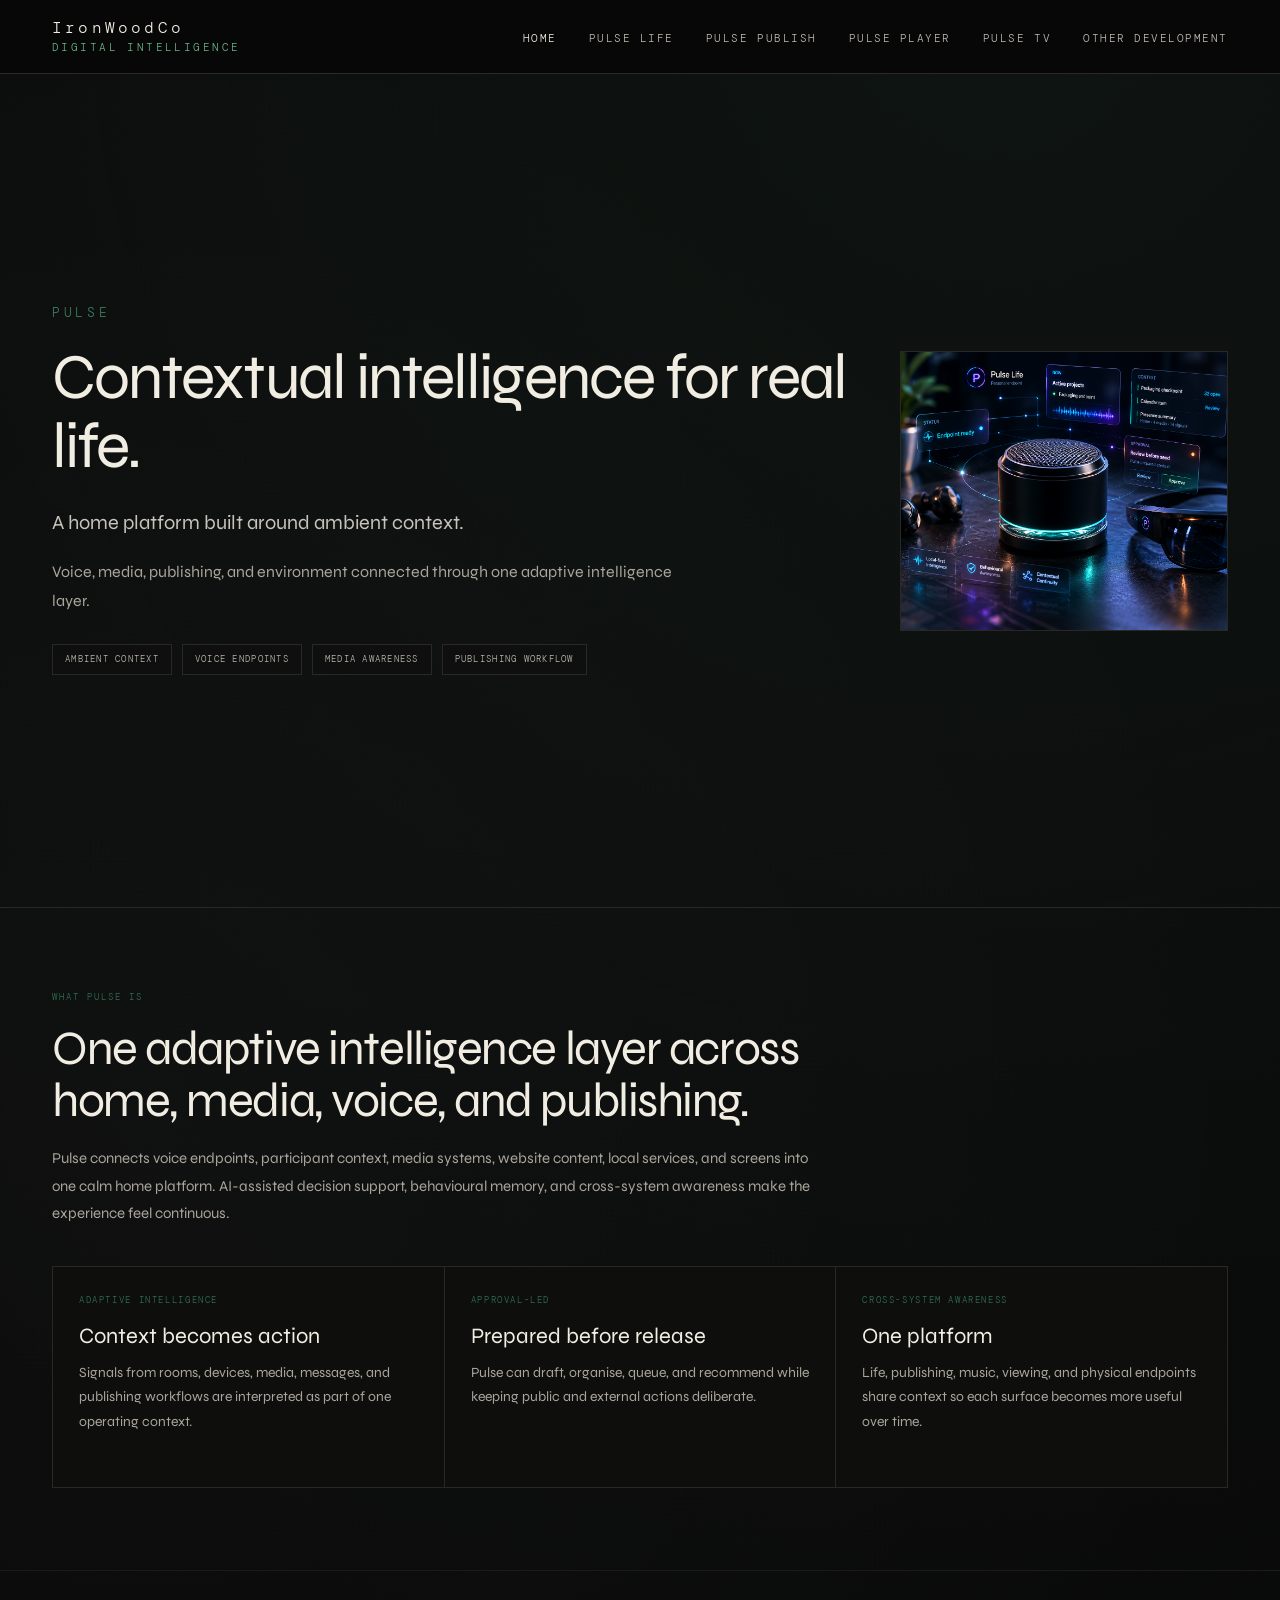
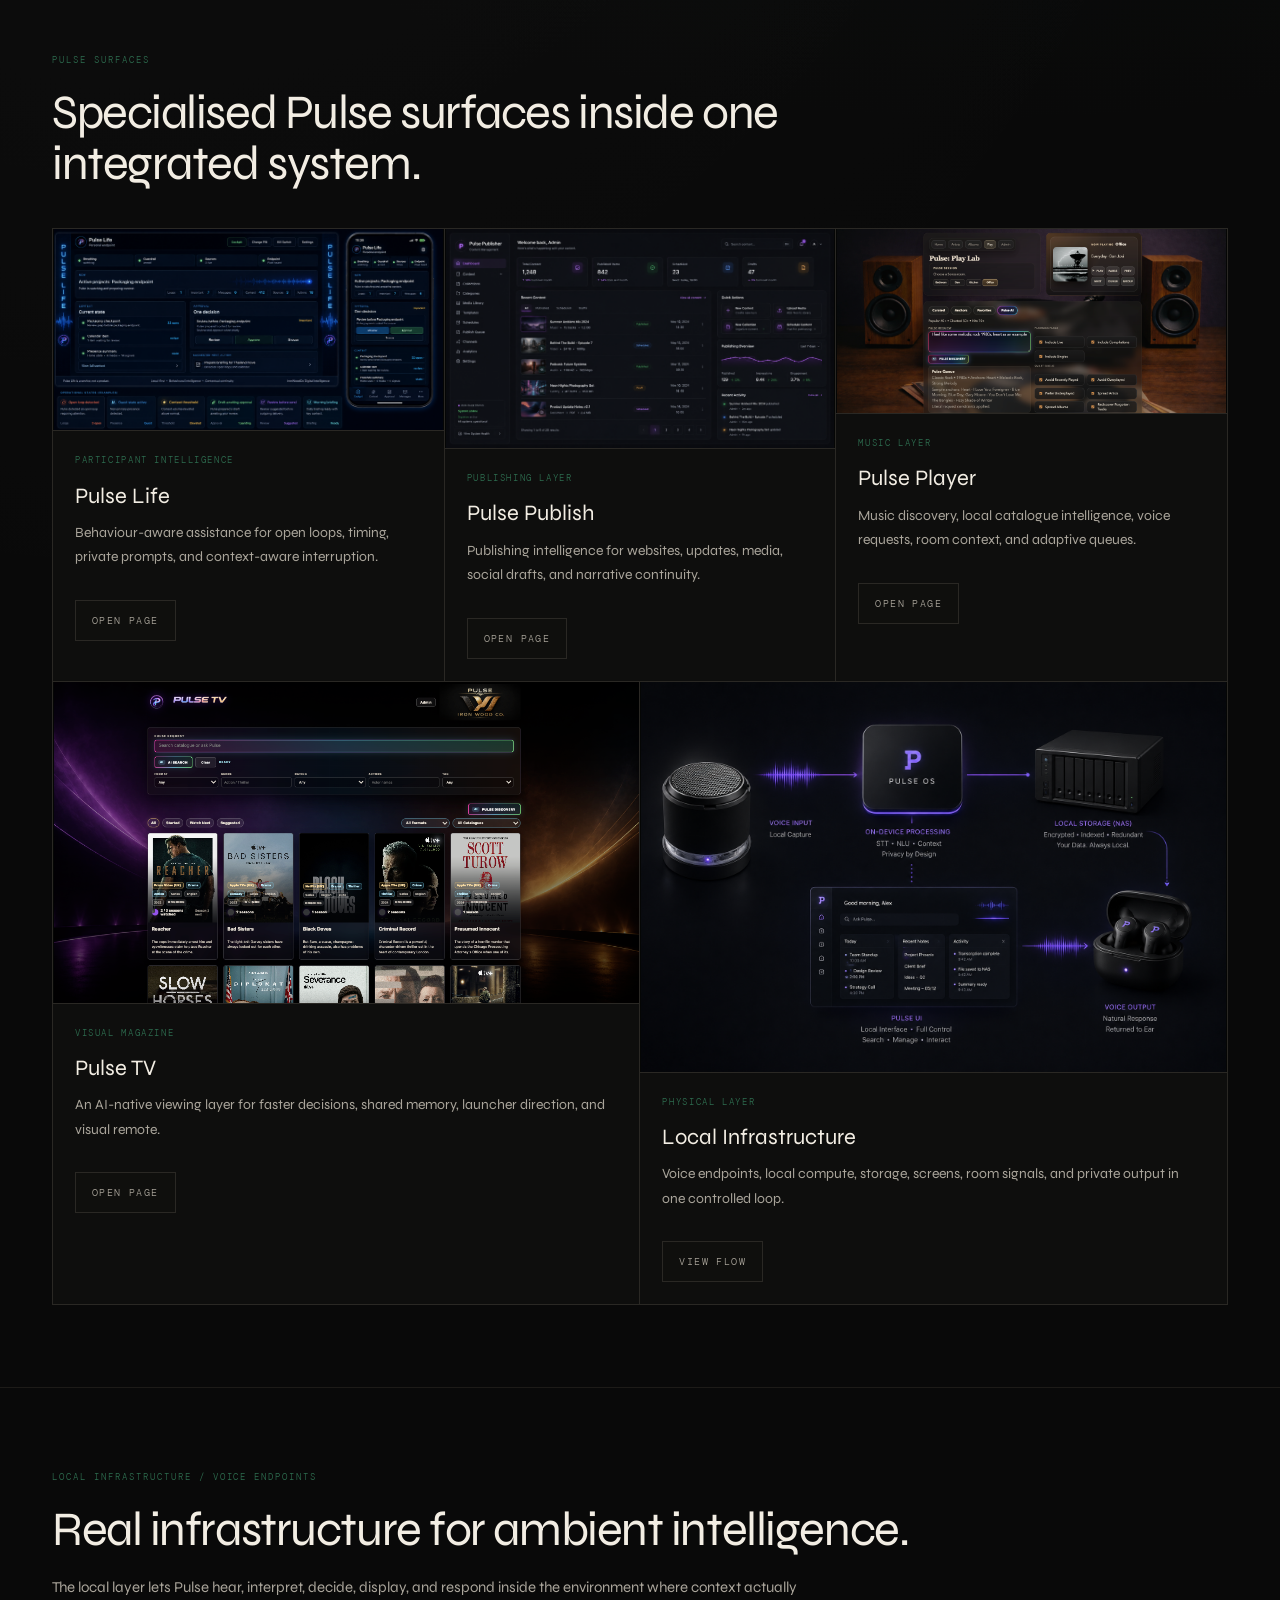
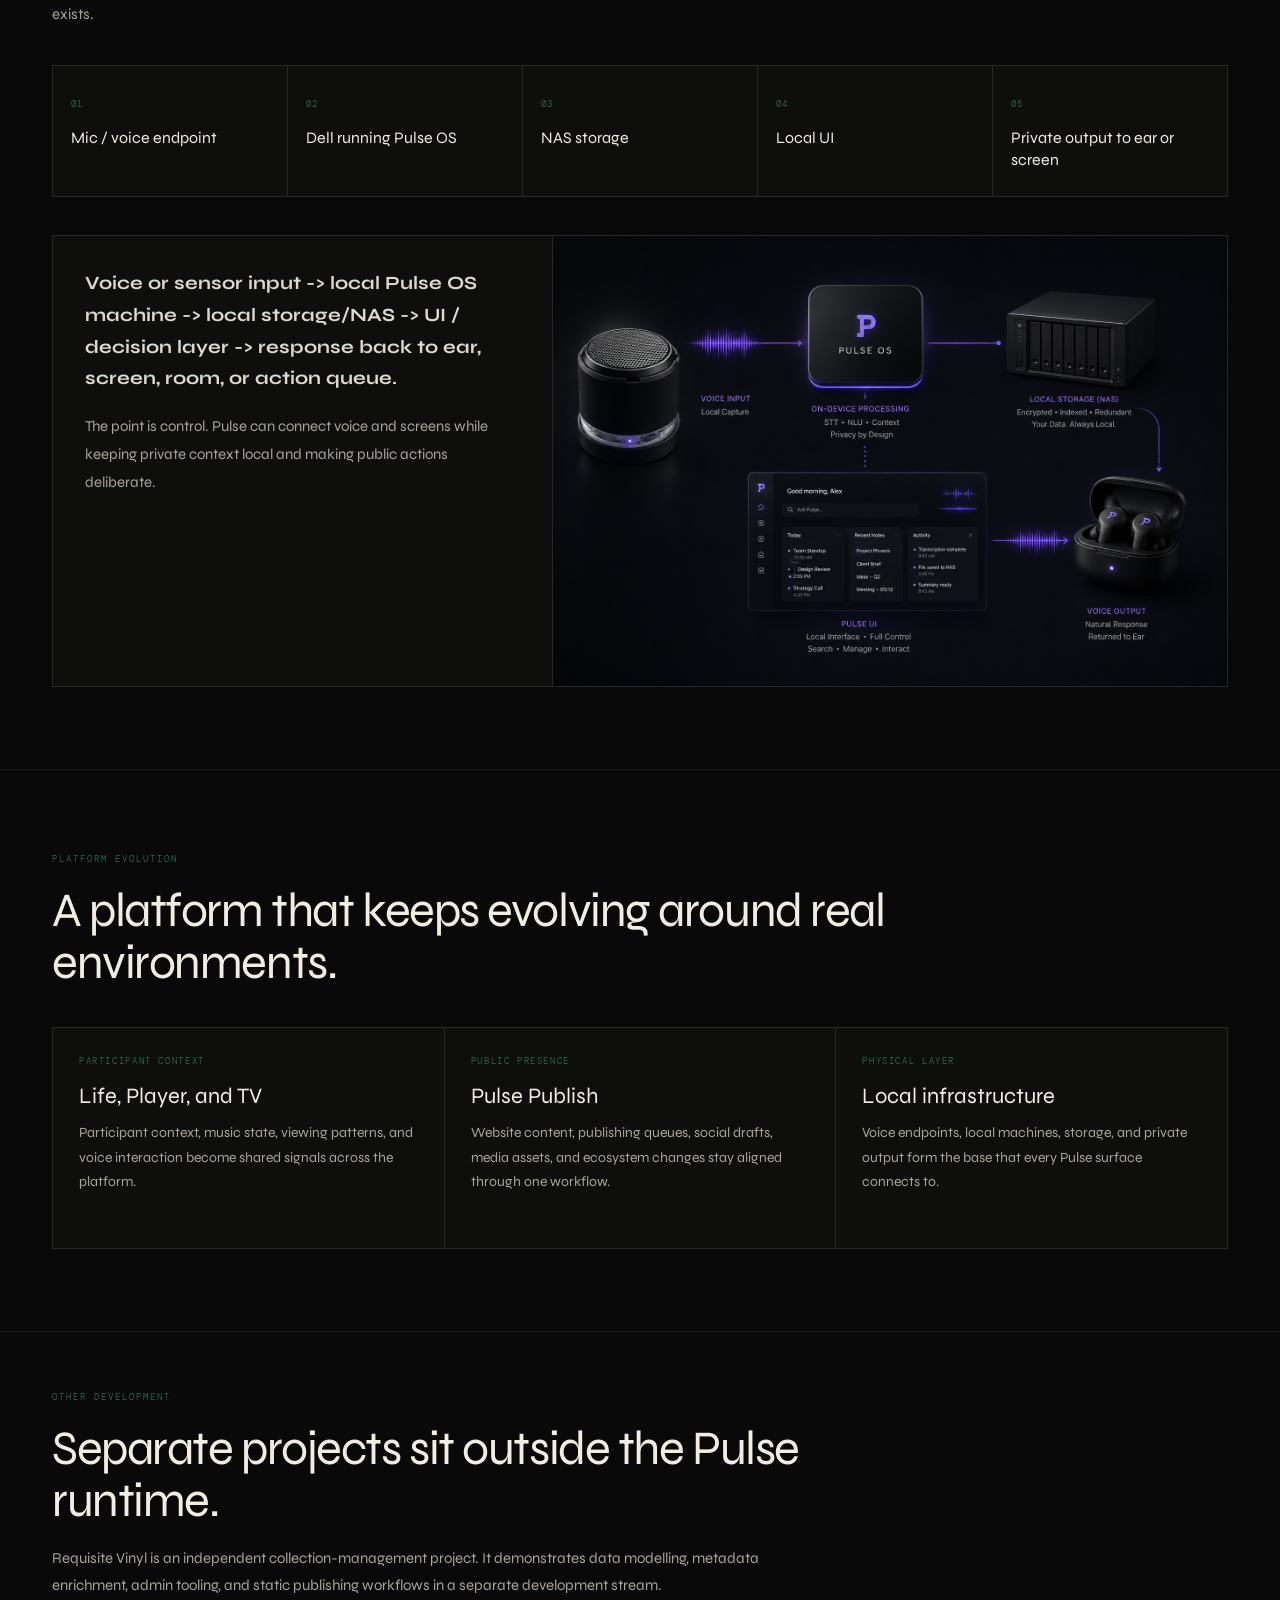
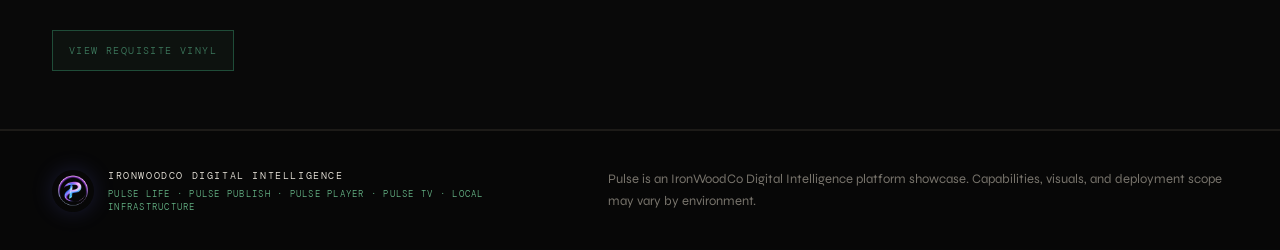
<file: index.html>
<!DOCTYPE html>
<html lang="en">
<head>
<meta charset="UTF-8" />
<meta name="viewport" content="width=device-width, initial-scale=1.0" />
<title>IronWoodCo Digital Intelligence</title>
<link rel="icon" type="image/png" href="PulseAI.png">
<link rel="apple-touch-icon" href="PulseAI.png">
<link rel="preconnect" href="https://fonts.googleapis.com">
<link rel="preconnect" href="https://fonts.gstatic.com" crossorigin>
<link href="https://fonts.googleapis.com/css2?family=DM+Mono:wght@300;400&family=Syne:wght@300;400;500;600&display=swap" rel="stylesheet">
<link rel="stylesheet" href="site.css">
</head>
<body>
<div class="page">
  <nav class="nav">
    <a class="brand-lockup" href="index.html" aria-label="IronWoodCo Digital Intelligence home">
      <span class="brand-main">IronWoodCo</span>
      <span class="brand-sub">Digital Intelligence</span>
    </a>
    <ul class="nav-links">
      <li><a aria-current="page" href="index.html">Home</a></li>
      <li><a href="pulse-life.html">Pulse Life</a></li>
      <li><a href="pulse-publish.html">Pulse Publish</a></li>
      <li><a href="pulse-player.html">Pulse Player</a></li>
      <li><a href="pulse-tv.html">Pulse TV</a></li>
      <li><a href="projects/requisite-vinyl.html">Other Development</a></li>
    </ul>
  </nav>

  <header class="hero home-hero">
    <div class="hero-copy">
      <div class="product-title">Pulse</div>
      <h1>Contextual intelligence for real life.</h1>
      <p class="lede">
        A home platform built around ambient context.
      </p>
      <p class="copy">
        Voice, media, publishing, and environment connected through one adaptive intelligence layer.
      </p>
      <div class="hero-context">
        <span>Ambient context</span>
        <span>Voice endpoints</span>
        <span>Media awareness</span>
        <span>Publishing workflow</span>
      </div>
    </div>
    <div class="hero-panel">
      <img src="overall1.png" alt="Pulse local voice endpoint and interface concept">
    </div>
  </header>

  <section class="section">
    <div class="eyebrow">What Pulse is</div>
    <h2 class="section-title">One adaptive intelligence layer across home, media, voice, and publishing.</h2>
    <p class="copy">
      Pulse connects voice endpoints, participant context, media systems, website content, local services, and screens into one calm home platform. AI-assisted decision support, behavioural memory, and cross-system awareness make the experience feel continuous.
    </p>
    <div class="grid three">
      <article class="card">
        <span class="tag">Adaptive intelligence</span>
        <h3>Context becomes action</h3>
        <p>Signals from rooms, devices, media, messages, and publishing workflows are interpreted as part of one operating context.</p>
      </article>
      <article class="card">
        <span class="tag">Approval-led</span>
        <h3>Prepared before release</h3>
        <p>Pulse can draft, organise, queue, and recommend while keeping public and external actions deliberate.</p>
      </article>
      <article class="card">
        <span class="tag">Cross-system awareness</span>
        <h3>One platform</h3>
        <p>Life, publishing, music, viewing, and physical endpoints share context so each surface becomes more useful over time.</p>
      </article>
    </div>
  </section>

  <section class="section" id="modules">
    <div class="eyebrow">Pulse surfaces</div>
    <h2 class="section-title">Specialised Pulse surfaces inside one integrated system.</h2>
    <div class="grid five">
      <article class="card visual-card">
        <div class="media-frame frame-life"><img class="fit" src="Lifescreens.png" alt="Pulse Life interface"></div>
        <div class="card-body">
        <span class="tag">Participant intelligence</span>
          <h3>Pulse Life</h3>
          <p>Behaviour-aware assistance for open loops, timing, private prompts, and context-aware interruption.</p>
          <div class="button-row"><a class="button" href="pulse-life.html">Open page</a></div>
        </div>
      </article>
      <article class="card visual-card">
        <div class="media-frame frame-publish"><img class="fit" src="pulsepublisher.png" alt="Pulse Publish development screenshot"></div>
        <div class="card-body">
          <span class="tag">Publishing layer</span>
          <h3>Pulse Publish</h3>
          <p>Publishing intelligence for websites, updates, media, social drafts, and narrative continuity.</p>
          <div class="button-row"><a class="button" href="pulse-publish.html">Open page</a></div>
        </div>
      </article>
      <article class="card visual-card">
        <div class="media-frame frame-player"><img class="fit" src="PulsePlayer.png" alt="Pulse Player interface"></div>
        <div class="card-body">
          <span class="tag">Music layer</span>
          <h3>Pulse Player</h3>
          <p>Music discovery, local catalogue intelligence, voice requests, room context, and adaptive queues.</p>
          <div class="button-row"><a class="button" href="pulse-player.html">Open page</a></div>
        </div>
      </article>
      <article class="card visual-card">
        <div class="media-frame frame-tv"><img class="fit" src="Pulstv.png" alt="Pulse TV interface"></div>
        <div class="card-body">
          <span class="tag">Visual magazine</span>
          <h3>Pulse TV</h3>
          <p>An AI-native viewing layer for faster decisions, shared memory, launcher direction, and visual remote.</p>
          <div class="button-row"><a class="button" href="pulse-tv.html">Open page</a></div>
        </div>
      </article>
      <article class="card visual-card">
        <div class="media-frame frame-loop"><img class="fit" src="pulseloop.png" alt="Pulse local infrastructure flow"></div>
        <div class="card-body">
          <span class="tag">Physical layer</span>
          <h3>Local Infrastructure</h3>
          <p>Voice endpoints, local compute, storage, screens, room signals, and private output in one controlled loop.</p>
          <div class="button-row"><a class="button" href="#local-flow">View flow</a></div>
        </div>
      </article>
    </div>
  </section>

  <section class="section" id="local-flow">
    <div class="eyebrow">Local infrastructure / voice endpoints</div>
    <h2 class="section-title">Real infrastructure for ambient intelligence.</h2>
    <p class="copy">
      The local layer lets Pulse hear, interpret, decide, display, and respond inside the environment where context actually exists.
    </p>
    <div class="flow">
      <div class="flow-step"><span>01</span><strong>Mic / voice endpoint</strong></div>
      <div class="flow-step"><span>02</span><strong>Dell running Pulse OS</strong></div>
      <div class="flow-step"><span>03</span><strong>NAS storage</strong></div>
      <div class="flow-step"><span>04</span><strong>Local UI</strong></div>
      <div class="flow-step"><span>05</span><strong>Private output to ear or screen</strong></div>
    </div>
    <div class="split">
      <div class="split-copy">
        <h3>Voice or sensor input -> local Pulse OS machine -> local storage/NAS -> UI / decision layer -> response back to ear, screen, room, or action queue.</h3>
        <p class="copy">The point is control. Pulse can connect voice and screens while keeping private context local and making public actions deliberate.</p>
      </div>
      <div class="split-visual frame-loop"><img src="pulseloop.png" alt="Pulse Loop local infrastructure diagram"></div>
    </div>
  </section>

  <section class="section">
    <div class="eyebrow">Platform evolution</div>
    <h2 class="section-title">A platform that keeps evolving around real environments.</h2>
    <div class="grid three">
      <article class="card">
        <span class="tag">Participant context</span>
        <h3>Life, Player, and TV</h3>
        <p>Participant context, music state, viewing patterns, and voice interaction become shared signals across the platform.</p>
      </article>
      <article class="card">
        <span class="tag">Public presence</span>
        <h3>Pulse Publish</h3>
        <p>Website content, publishing queues, social drafts, media assets, and ecosystem changes stay aligned through one workflow.</p>
      </article>
      <article class="card">
        <span class="tag">Physical layer</span>
        <h3>Local infrastructure</h3>
        <p>Voice endpoints, local machines, storage, and private output form the base that every Pulse surface connects to.</p>
      </article>
    </div>
  </section>

  <section class="section tight">
    <div class="eyebrow">Other development</div>
    <h2 class="section-title">Separate projects sit outside the Pulse runtime.</h2>
    <p class="copy">
      Requisite Vinyl is an independent collection-management project. It demonstrates data modelling, metadata enrichment, admin tooling, and static publishing workflows in a separate development stream.
    </p>
    <div class="button-row">
      <a class="button primary" href="projects/requisite-vinyl.html">View Requisite Vinyl</a>
    </div>
  </section>

  <footer class="site-footer">
    <div class="footer-brand">
      <img src="PulseAI.png" alt="Pulse AI mark">
      <div>
        <span>IronWoodCo Digital Intelligence</span>
        <span>Pulse Life · Pulse Publish · Pulse Player · Pulse TV · Local Infrastructure</span>
      </div>
    </div>
    <p class="footer-disclaimer">
      Pulse is an IronWoodCo Digital Intelligence platform showcase. Capabilities, visuals, and deployment scope may vary by environment.
    </p>
  </footer>
</div>
</body>
</html>
</file>
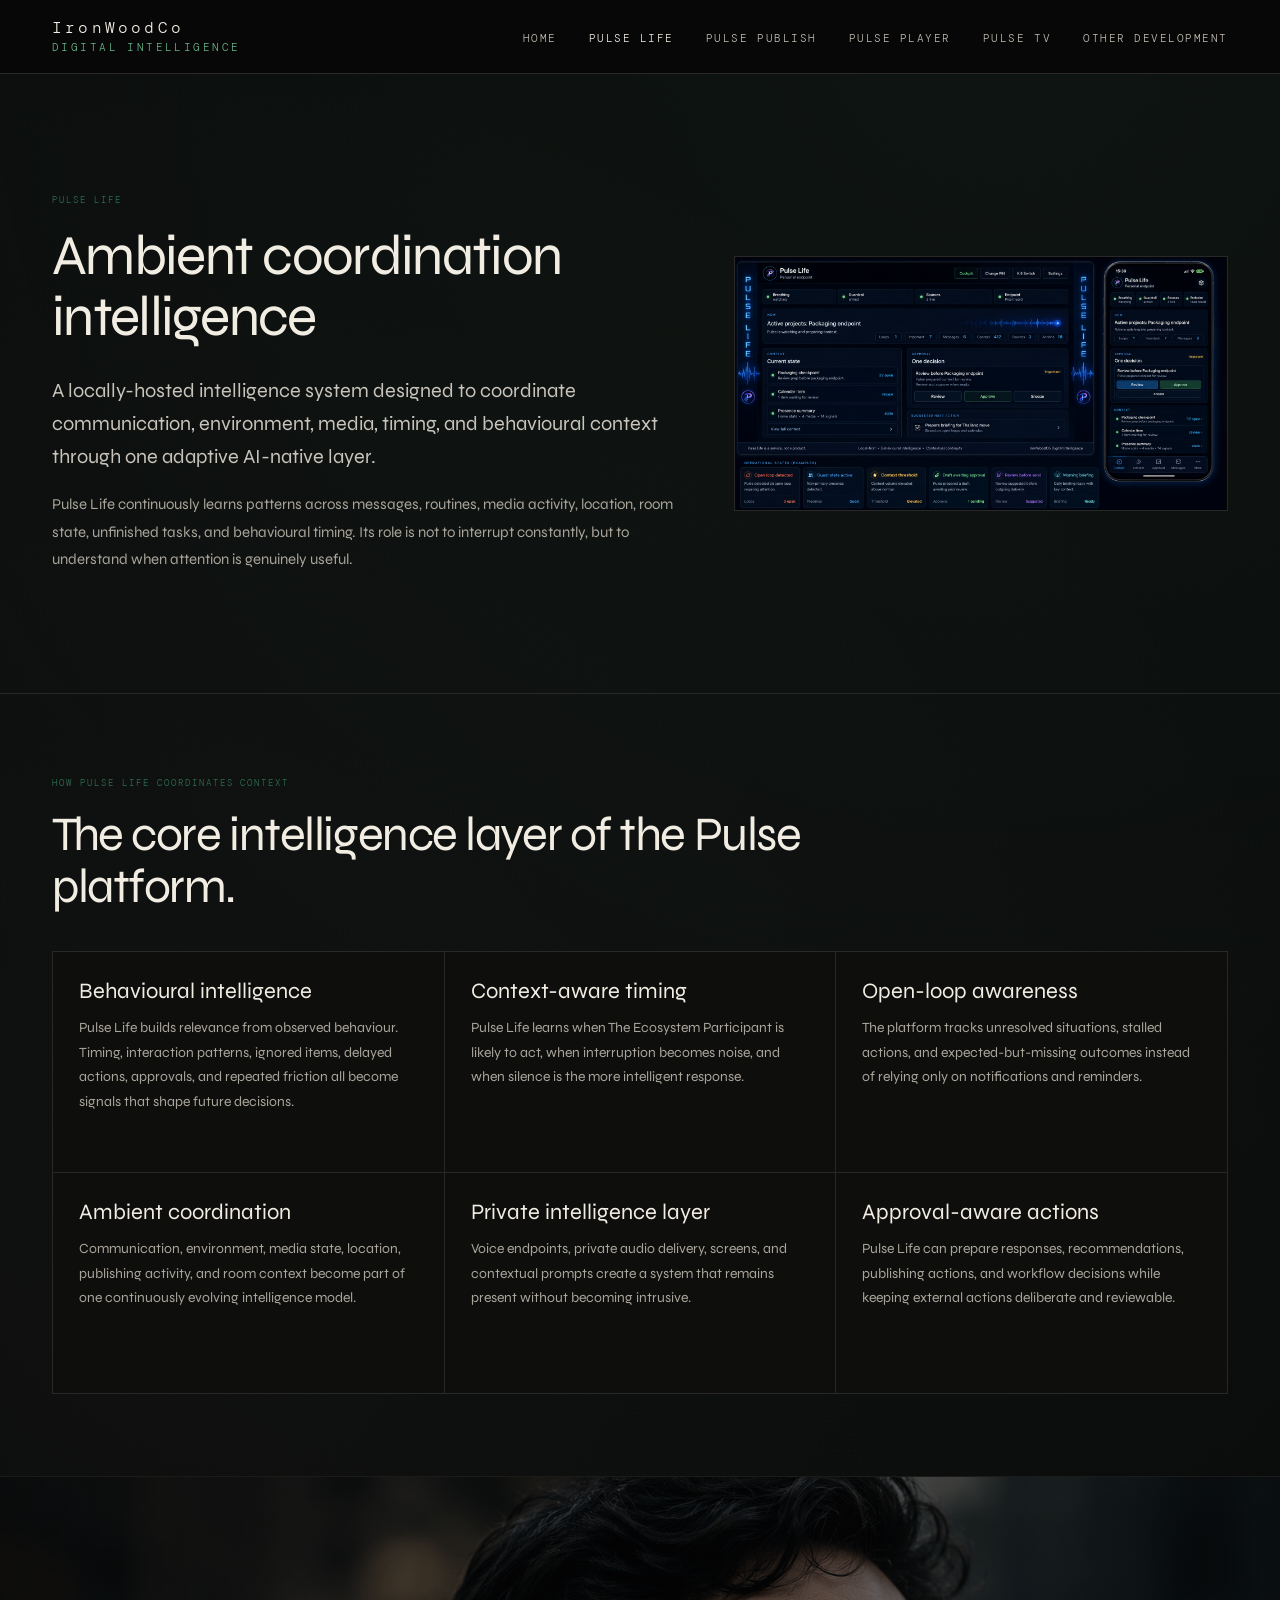
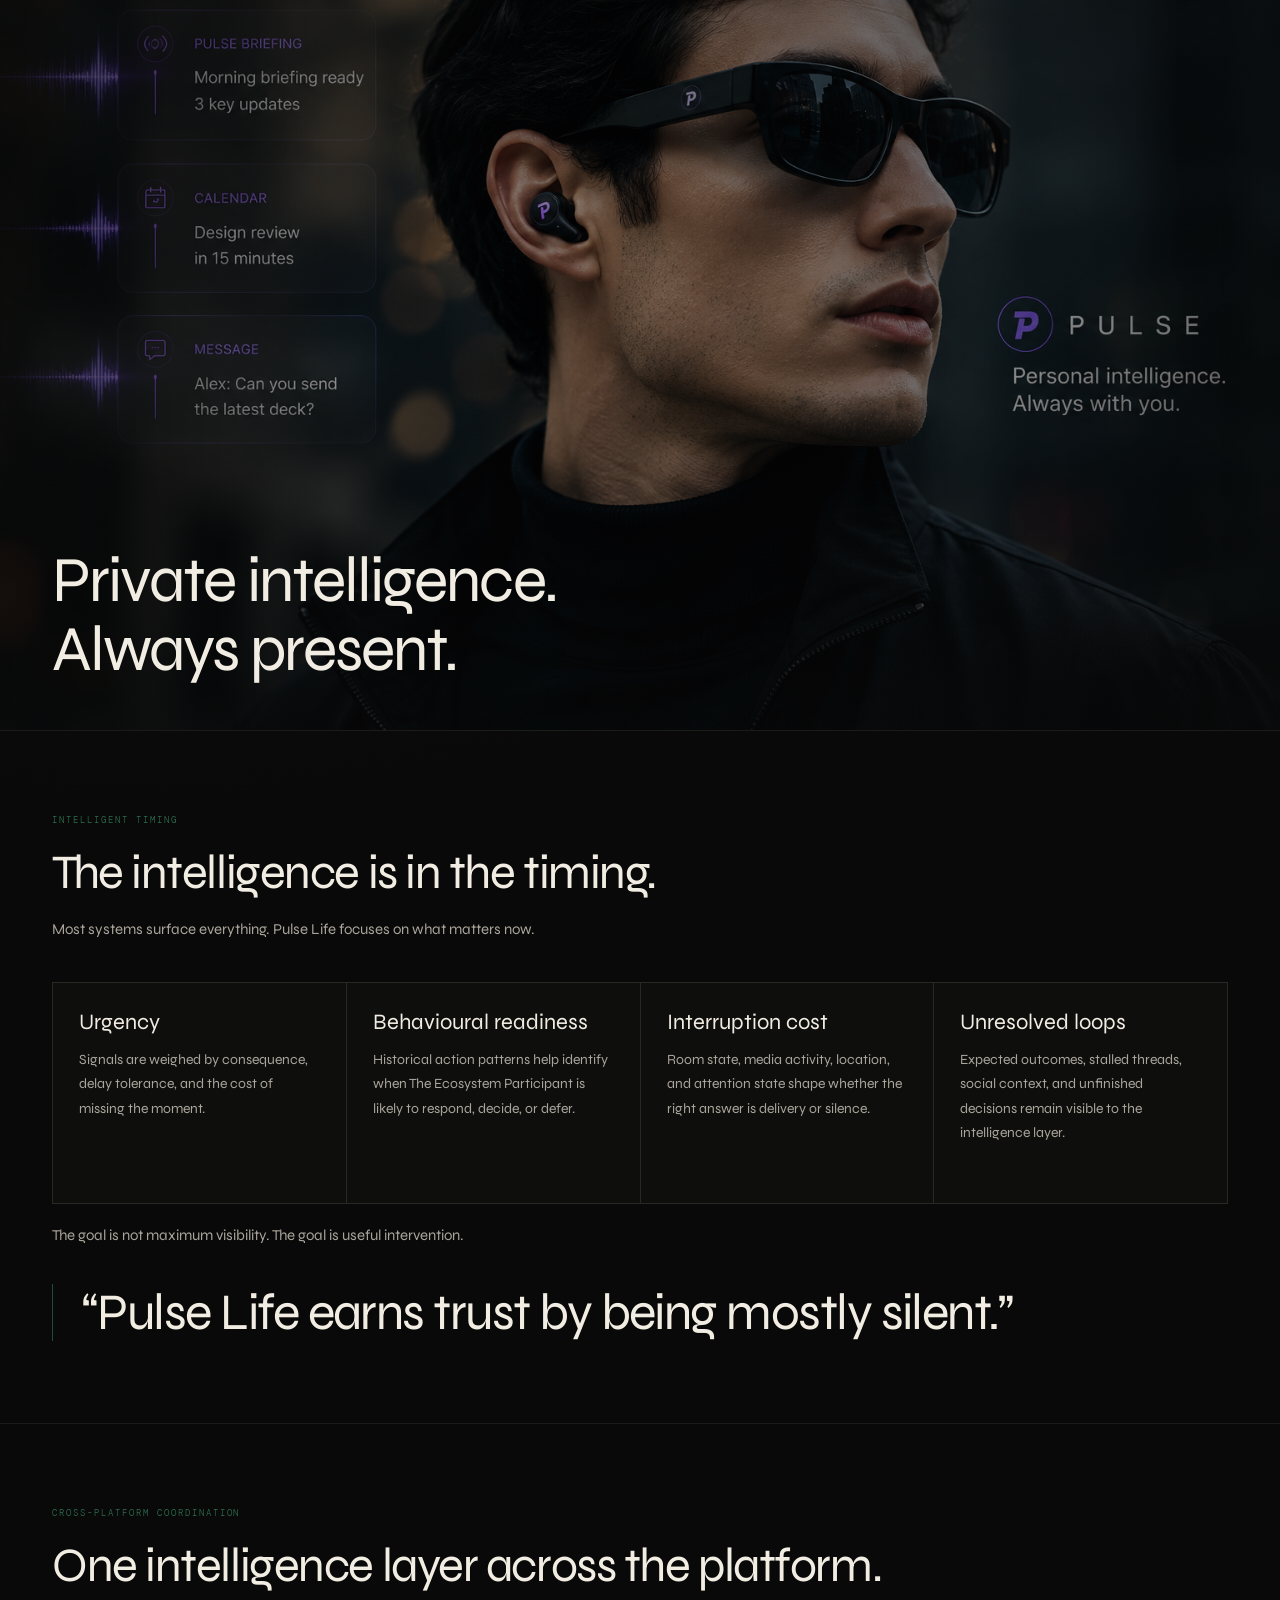
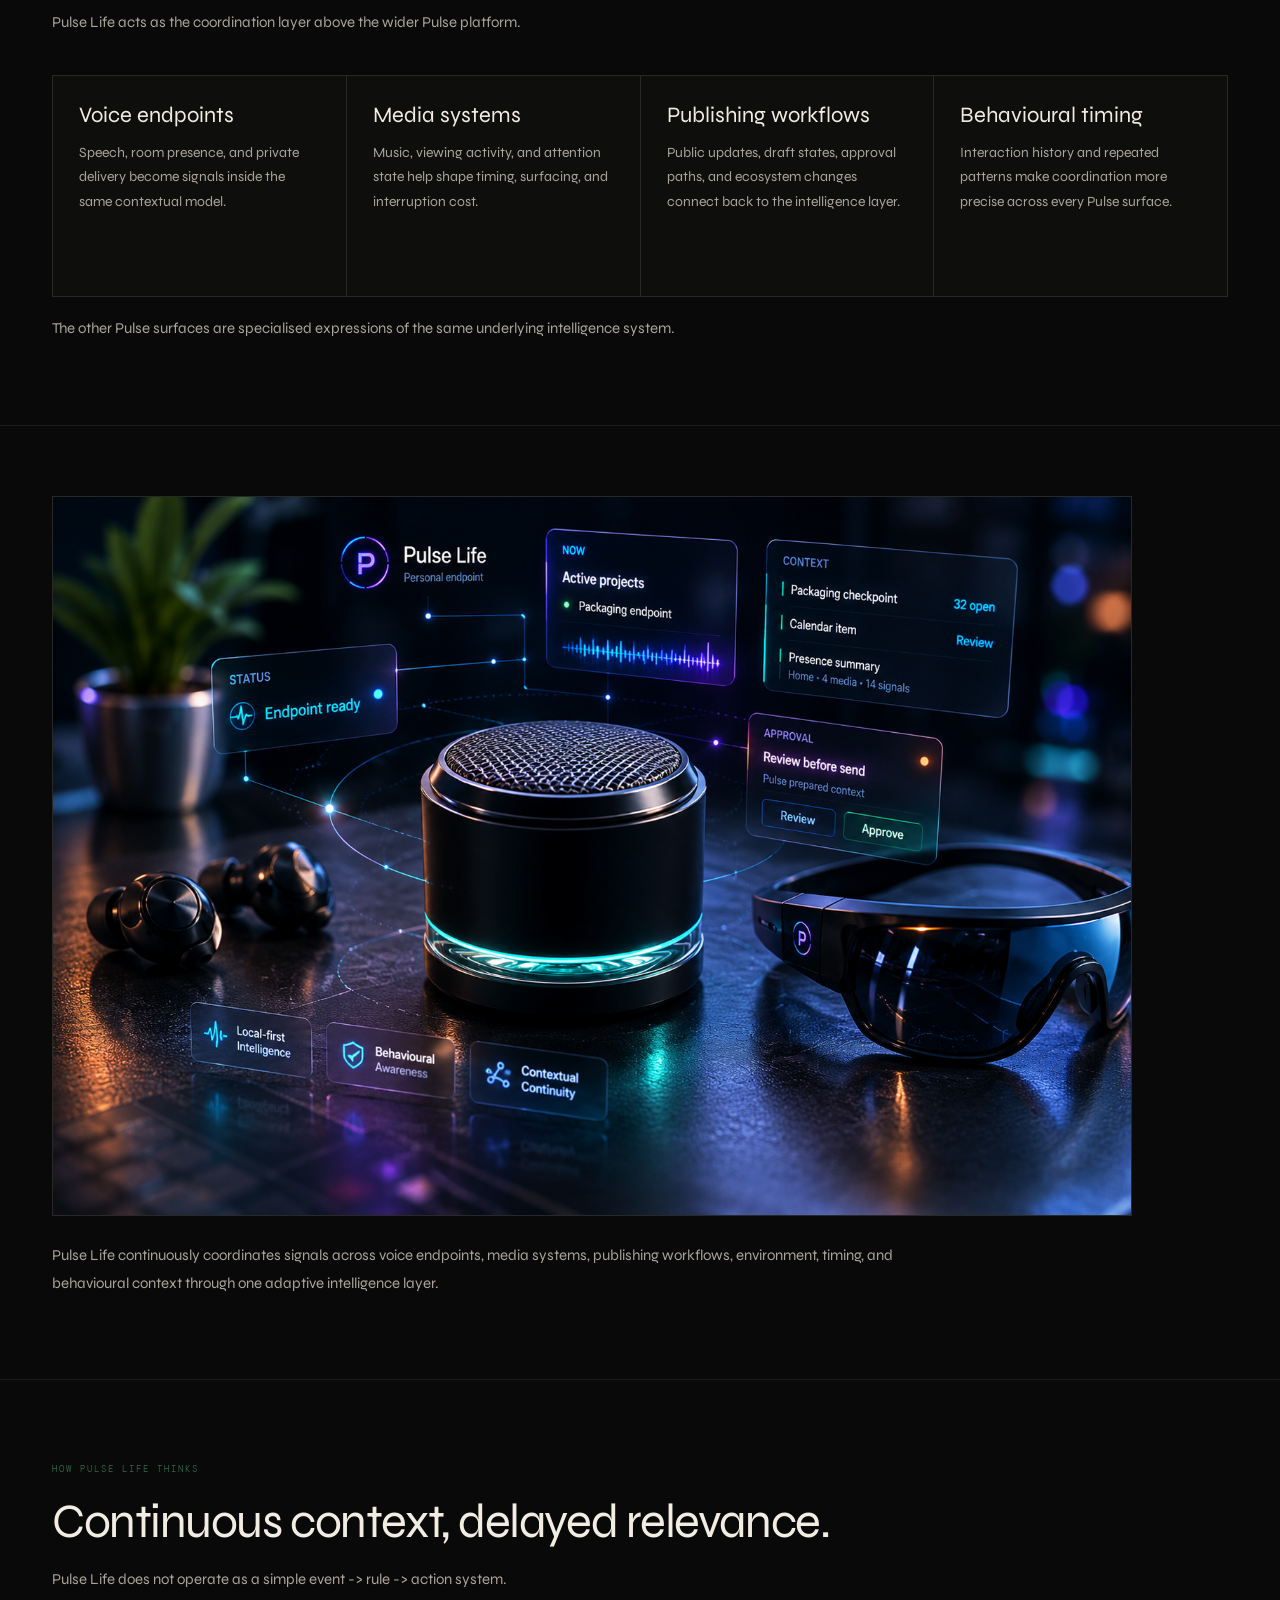
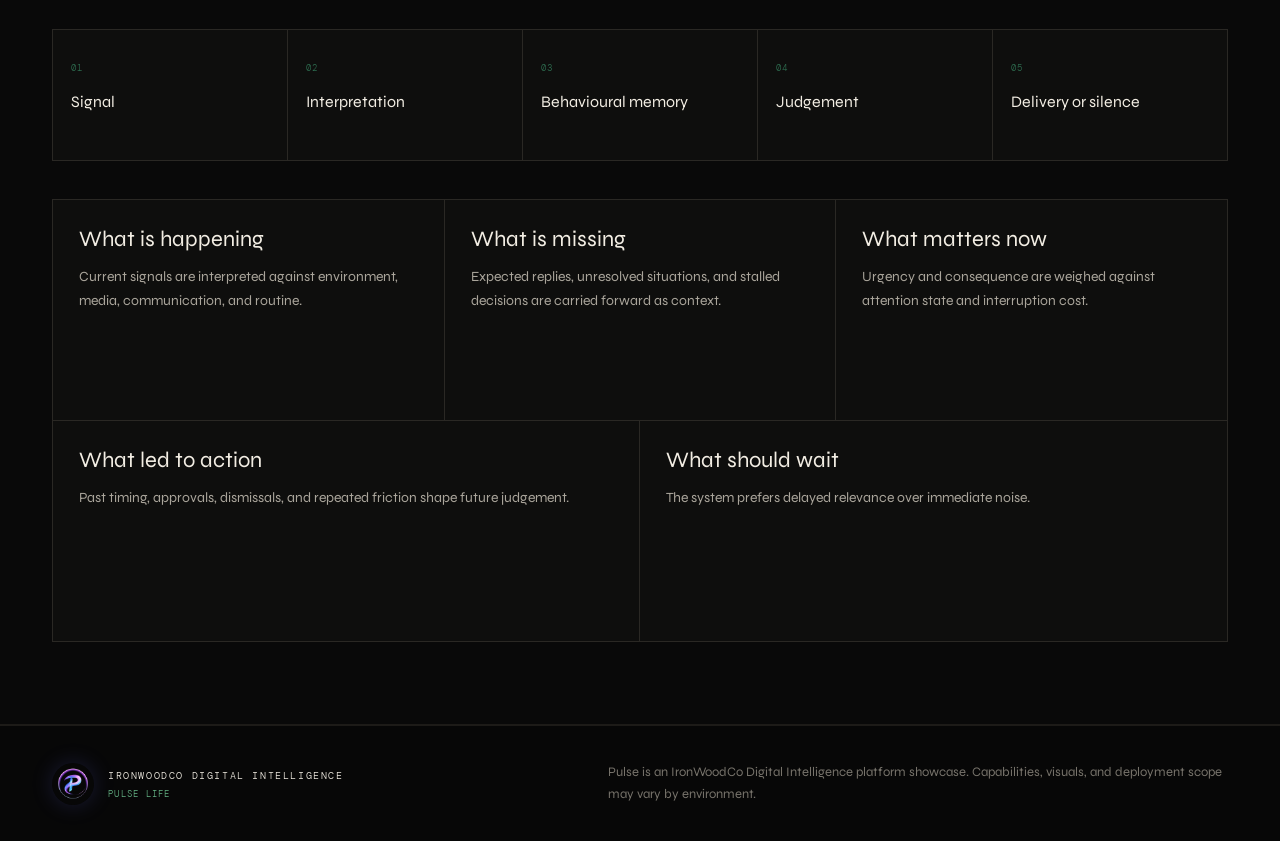
<file: pulse-life.html>
<!DOCTYPE html>
<html lang="en">
<head>
<meta charset="UTF-8" />
<meta name="viewport" content="width=device-width, initial-scale=1.0" />
<title>Pulse Life | IronWoodCo Digital Intelligence</title>
<link rel="icon" type="image/png" href="PulseAI.png">
<link rel="apple-touch-icon" href="PulseAI.png">
<link rel="preconnect" href="https://fonts.googleapis.com">
<link rel="preconnect" href="https://fonts.gstatic.com" crossorigin>
<link href="https://fonts.googleapis.com/css2?family=DM+Mono:wght@300;400&family=Syne:wght@300;400;500;600&display=swap" rel="stylesheet">
<link rel="stylesheet" href="site.css">
</head>
<body>
<div class="page">
  <nav class="nav">
    <a class="brand-lockup" href="index.html"><span class="brand-main">IronWoodCo</span><span class="brand-sub">Digital Intelligence</span></a>
    <ul class="nav-links">
      <li><a href="index.html">Home</a></li>
      <li><a aria-current="page" href="pulse-life.html">Pulse Life</a></li>
      <li><a href="pulse-publish.html">Pulse Publish</a></li>
      <li><a href="pulse-player.html">Pulse Player</a></li>
      <li><a href="pulse-tv.html">Pulse TV</a></li>
      <li><a href="projects/requisite-vinyl.html">Other Development</a></li>
    </ul>
  </nav>

  <header class="hero compact pulse-life-hero">
    <div>
      <div class="eyebrow">Pulse Life</div>
      <h1>Ambient coordination intelligence</h1>
      <p class="lede">A locally-hosted intelligence system designed to coordinate communication, environment, media, timing, and behavioural context through one adaptive AI-native layer.</p>
      <p class="copy">Pulse Life continuously learns patterns across messages, routines, media activity, location, room state, unfinished tasks, and behavioural timing. Its role is not to interrupt constantly, but to understand when attention is genuinely useful.</p>
    </div>
    <div class="hero-panel frame-life"><img class="fit" src="Lifescreens.png" alt="Pulse Life desktop and mobile interface"></div>
  </header>

  <section class="section">
    <div class="eyebrow">How Pulse Life coordinates context</div>
    <h2 class="section-title">The core intelligence layer of the Pulse platform.</h2>
    <div class="grid three">
      <article class="card"><h3>Behavioural intelligence</h3><p>Pulse Life builds relevance from observed behaviour. Timing, interaction patterns, ignored items, delayed actions, approvals, and repeated friction all become signals that shape future decisions.</p></article>
      <article class="card"><h3>Context-aware timing</h3><p>Pulse Life learns when The Ecosystem Participant is likely to act, when interruption becomes noise, and when silence is the more intelligent response.</p></article>
      <article class="card"><h3>Open-loop awareness</h3><p>The platform tracks unresolved situations, stalled actions, and expected-but-missing outcomes instead of relying only on notifications and reminders.</p></article>
      <article class="card"><h3>Ambient coordination</h3><p>Communication, environment, media state, location, publishing activity, and room context become part of one continuously evolving intelligence model.</p></article>
      <article class="card"><h3>Private intelligence layer</h3><p>Voice endpoints, private audio delivery, screens, and contextual prompts create a system that remains present without becoming intrusive.</p></article>
      <article class="card"><h3>Approval-aware actions</h3><p>Pulse Life can prepare responses, recommendations, publishing actions, and workflow decisions while keeping external actions deliberate and reviewable.</p></article>
    </div>
  </section>

  <section class="visual-band">
    <img src="interface.webp" alt="Private wearable intelligence concept">
    <div class="visual-caption">Private intelligence. Always present.</div>
  </section>

  <section class="section">
    <div class="eyebrow">Intelligent timing</div>
    <h2 class="section-title">The intelligence is in the timing.</h2>
    <p class="copy">Most systems surface everything. Pulse Life focuses on what matters now.</p>
    <div class="grid four">
      <article class="card"><h3>Urgency</h3><p>Signals are weighed by consequence, delay tolerance, and the cost of missing the moment.</p></article>
      <article class="card"><h3>Behavioural readiness</h3><p>Historical action patterns help identify when The Ecosystem Participant is likely to respond, decide, or defer.</p></article>
      <article class="card"><h3>Interruption cost</h3><p>Room state, media activity, location, and attention state shape whether the right answer is delivery or silence.</p></article>
      <article class="card"><h3>Unresolved loops</h3><p>Expected outcomes, stalled threads, social context, and unfinished decisions remain visible to the intelligence layer.</p></article>
    </div>
    <p class="copy">The goal is not maximum visibility. The goal is useful intervention.</p>
    <blockquote class="pull-quote">“Pulse Life earns trust by being mostly silent.”</blockquote>
  </section>

  <section class="section">
    <div class="eyebrow">Cross-platform coordination</div>
    <h2 class="section-title">One intelligence layer across the platform.</h2>
    <p class="copy">Pulse Life acts as the coordination layer above the wider Pulse platform.</p>
    <div class="grid four">
      <article class="card"><h3>Voice endpoints</h3><p>Speech, room presence, and private delivery become signals inside the same contextual model.</p></article>
      <article class="card"><h3>Media systems</h3><p>Music, viewing activity, and attention state help shape timing, surfacing, and interruption cost.</p></article>
      <article class="card"><h3>Publishing workflows</h3><p>Public updates, draft states, approval paths, and ecosystem changes connect back to the intelligence layer.</p></article>
      <article class="card"><h3>Behavioural timing</h3><p>Interaction history and repeated patterns make coordination more precise across every Pulse surface.</p></article>
    </div>
    <p class="copy">The other Pulse surfaces are specialised expressions of the same underlying intelligence system.</p>
  </section>

  <section class="section visual-feature">
    <div class="wide-visual frame-loop"><img src="overall1.png" alt="Pulse ambient intelligence and local endpoint environment"></div>
    <p class="copy">Pulse Life continuously coordinates signals across voice endpoints, media systems, publishing workflows, environment, timing, and behavioural context through one adaptive intelligence layer.</p>
  </section>

  <section class="section">
    <div class="eyebrow">How Pulse Life thinks</div>
    <h2 class="section-title">Continuous context, delayed relevance.</h2>
    <p class="copy">Pulse Life does not operate as a simple event -> rule -> action system.</p>
    <div class="flow">
      <div class="flow-step"><span>01</span><strong>Signal</strong></div>
      <div class="flow-step"><span>02</span><strong>Interpretation</strong></div>
      <div class="flow-step"><span>03</span><strong>Behavioural memory</strong></div>
      <div class="flow-step"><span>04</span><strong>Judgement</strong></div>
      <div class="flow-step"><span>05</span><strong>Delivery or silence</strong></div>
    </div>
    <div class="grid five">
      <article class="card"><h3>What is happening</h3><p>Current signals are interpreted against environment, media, communication, and routine.</p></article>
      <article class="card"><h3>What is missing</h3><p>Expected replies, unresolved situations, and stalled decisions are carried forward as context.</p></article>
      <article class="card"><h3>What matters now</h3><p>Urgency and consequence are weighed against attention state and interruption cost.</p></article>
      <article class="card"><h3>What led to action</h3><p>Past timing, approvals, dismissals, and repeated friction shape future judgement.</p></article>
      <article class="card"><h3>What should wait</h3><p>The system prefers delayed relevance over immediate noise.</p></article>
    </div>
  </section>

  <footer class="site-footer">
    <div class="footer-brand">
      <img src="PulseAI.png" alt="Pulse AI mark">
      <div><span>IronWoodCo Digital Intelligence</span><span>Pulse Life</span></div>
    </div>
    <p class="footer-disclaimer">Pulse is an IronWoodCo Digital Intelligence platform showcase. Capabilities, visuals, and deployment scope may vary by environment.</p>
  </footer>
</div>
</body>
</html>
</file>
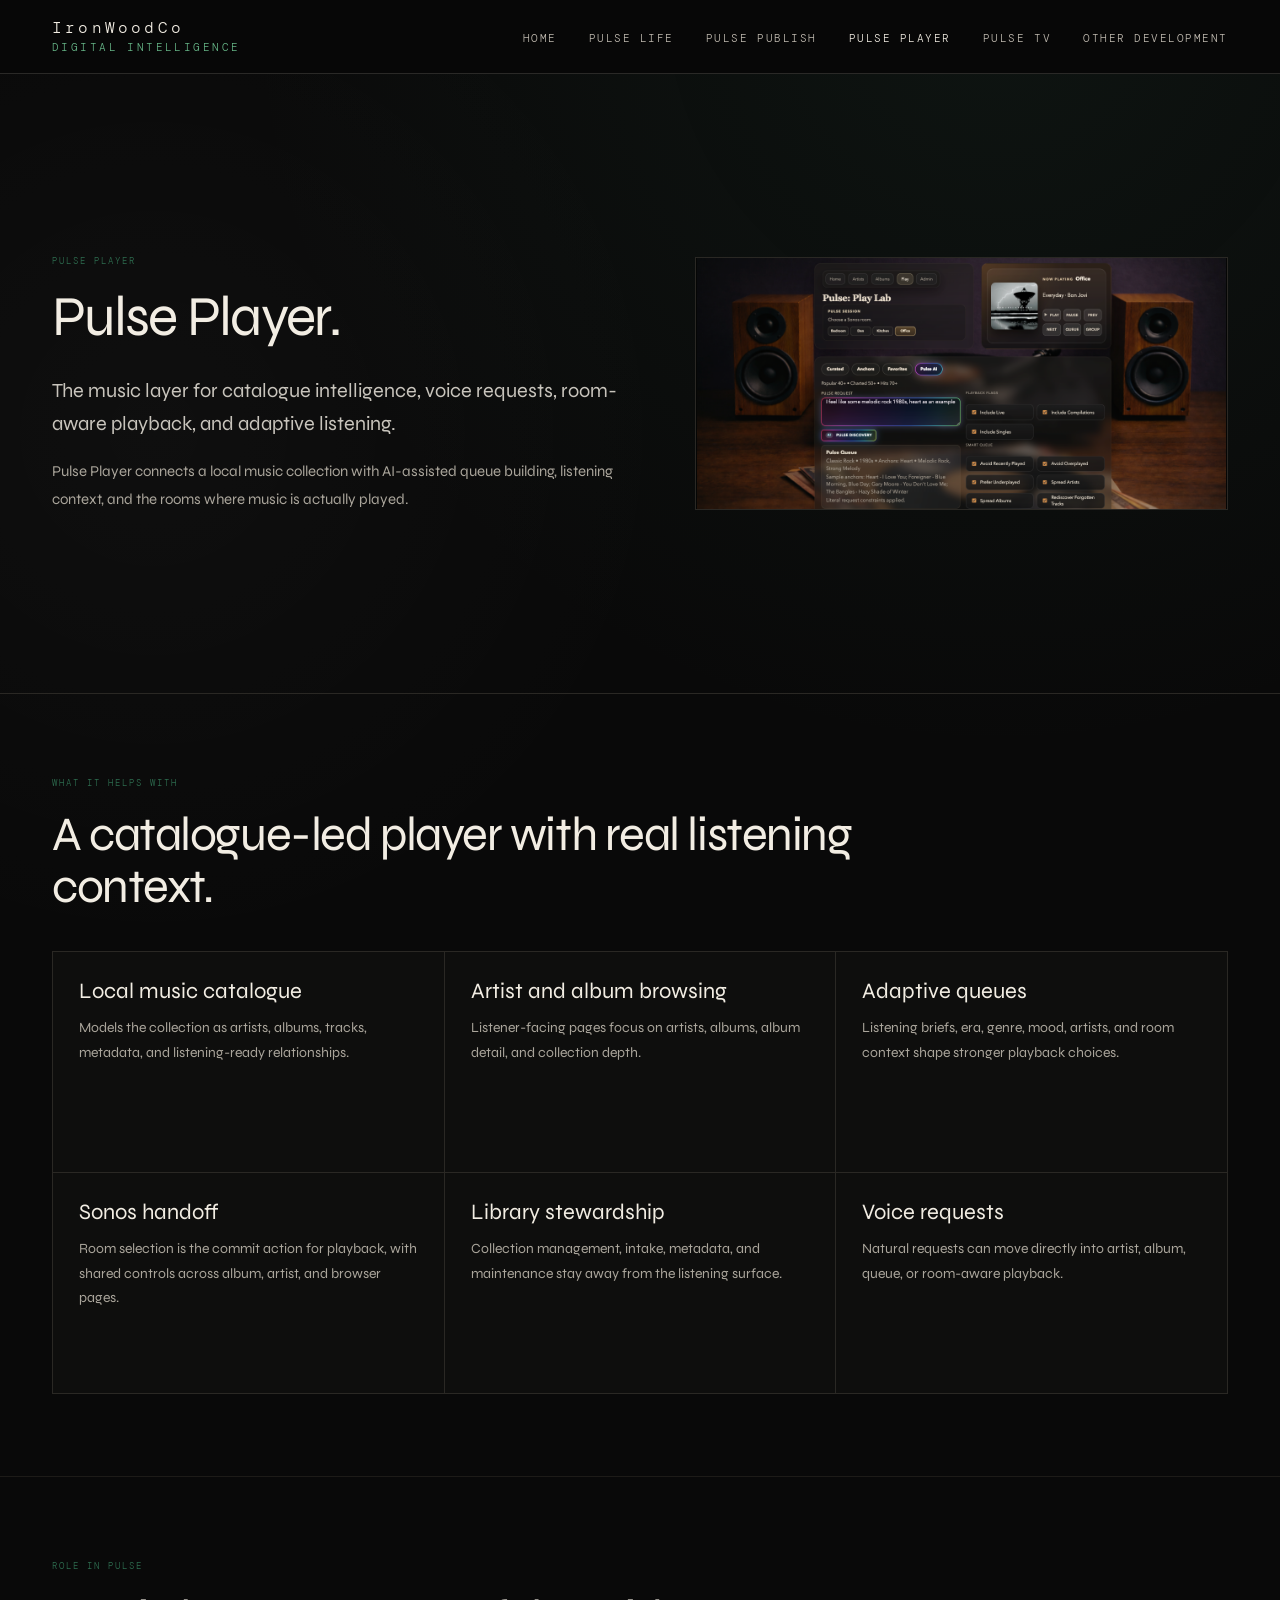
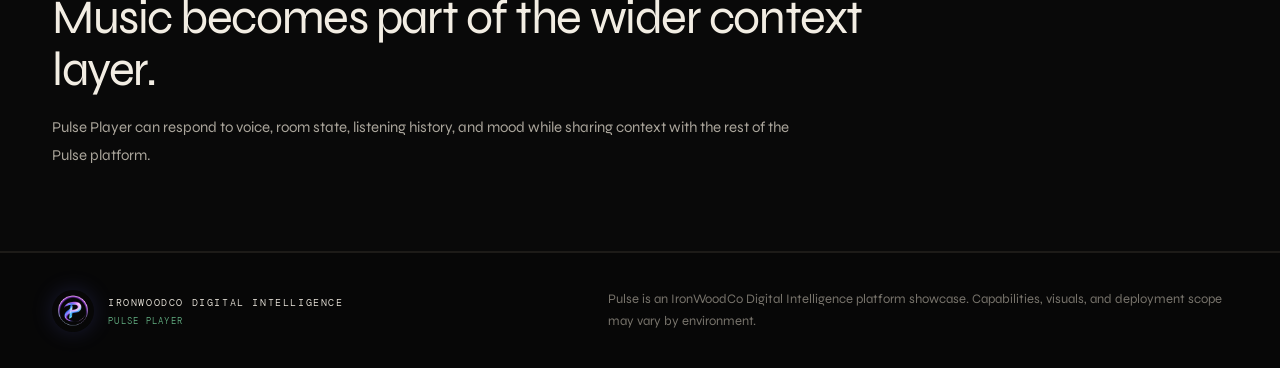
<file: pulse-player.html>
<!DOCTYPE html>
<html lang="en">
<head>
<meta charset="UTF-8" />
<meta name="viewport" content="width=device-width, initial-scale=1.0" />
<title>Pulse Player | IronWoodCo Digital Intelligence</title>
<link rel="icon" type="image/png" href="PulseAI.png">
<link rel="apple-touch-icon" href="PulseAI.png">
<link rel="preconnect" href="https://fonts.googleapis.com">
<link rel="preconnect" href="https://fonts.gstatic.com" crossorigin>
<link href="https://fonts.googleapis.com/css2?family=DM+Mono:wght@300;400&family=Syne:wght@300;400;500;600&display=swap" rel="stylesheet">
<link rel="stylesheet" href="site.css">
</head>
<body>
<div class="page">
  <nav class="nav">
    <a class="brand-lockup" href="index.html"><span class="brand-main">IronWoodCo</span><span class="brand-sub">Digital Intelligence</span></a>
    <ul class="nav-links">
      <li><a href="index.html">Home</a></li>
      <li><a href="pulse-life.html">Pulse Life</a></li>
      <li><a href="pulse-publish.html">Pulse Publish</a></li>
      <li><a aria-current="page" href="pulse-player.html">Pulse Player</a></li>
      <li><a href="pulse-tv.html">Pulse TV</a></li>
      <li><a href="projects/requisite-vinyl.html">Other Development</a></li>
    </ul>
  </nav>

  <header class="hero compact">
    <div>
      <div class="eyebrow">Pulse Player</div>
      <h1>Pulse Player.</h1>
      <p class="lede">The music layer for catalogue intelligence, voice requests, room-aware playback, and adaptive listening.</p>
      <p class="copy">Pulse Player connects a local music collection with AI-assisted queue building, listening context, and the rooms where music is actually played.</p>
    </div>
    <div class="hero-panel frame-player"><img class="fit" src="PulsePlayer.png" alt="Pulse Player interface"></div>
  </header>

  <section class="section">
    <div class="eyebrow">What it helps with</div>
    <h2 class="section-title">A catalogue-led player with real listening context.</h2>
    <div class="grid three">
      <article class="card"><h3>Local music catalogue</h3><p>Models the collection as artists, albums, tracks, metadata, and listening-ready relationships.</p></article>
      <article class="card"><h3>Artist and album browsing</h3><p>Listener-facing pages focus on artists, albums, album detail, and collection depth.</p></article>
      <article class="card"><h3>Adaptive queues</h3><p>Listening briefs, era, genre, mood, artists, and room context shape stronger playback choices.</p></article>
      <article class="card"><h3>Sonos handoff</h3><p>Room selection is the commit action for playback, with shared controls across album, artist, and browser pages.</p></article>
      <article class="card"><h3>Library stewardship</h3><p>Collection management, intake, metadata, and maintenance stay away from the listening surface.</p></article>
      <article class="card"><h3>Voice requests</h3><p>Natural requests can move directly into artist, album, queue, or room-aware playback.</p></article>
    </div>
  </section>

  <section class="section">
    <div class="eyebrow">Role in Pulse</div>
    <h2 class="section-title">Music becomes part of the wider context layer.</h2>
    <p class="copy">Pulse Player can respond to voice, room state, listening history, and mood while sharing context with the rest of the Pulse platform.</p>
  </section>

  <footer class="site-footer">
    <div class="footer-brand">
      <img src="PulseAI.png" alt="Pulse AI mark">
      <div><span>IronWoodCo Digital Intelligence</span><span>Pulse Player</span></div>
    </div>
    <p class="footer-disclaimer">Pulse is an IronWoodCo Digital Intelligence platform showcase. Capabilities, visuals, and deployment scope may vary by environment.</p>
  </footer>
</div>
</body>
</html>
</file>
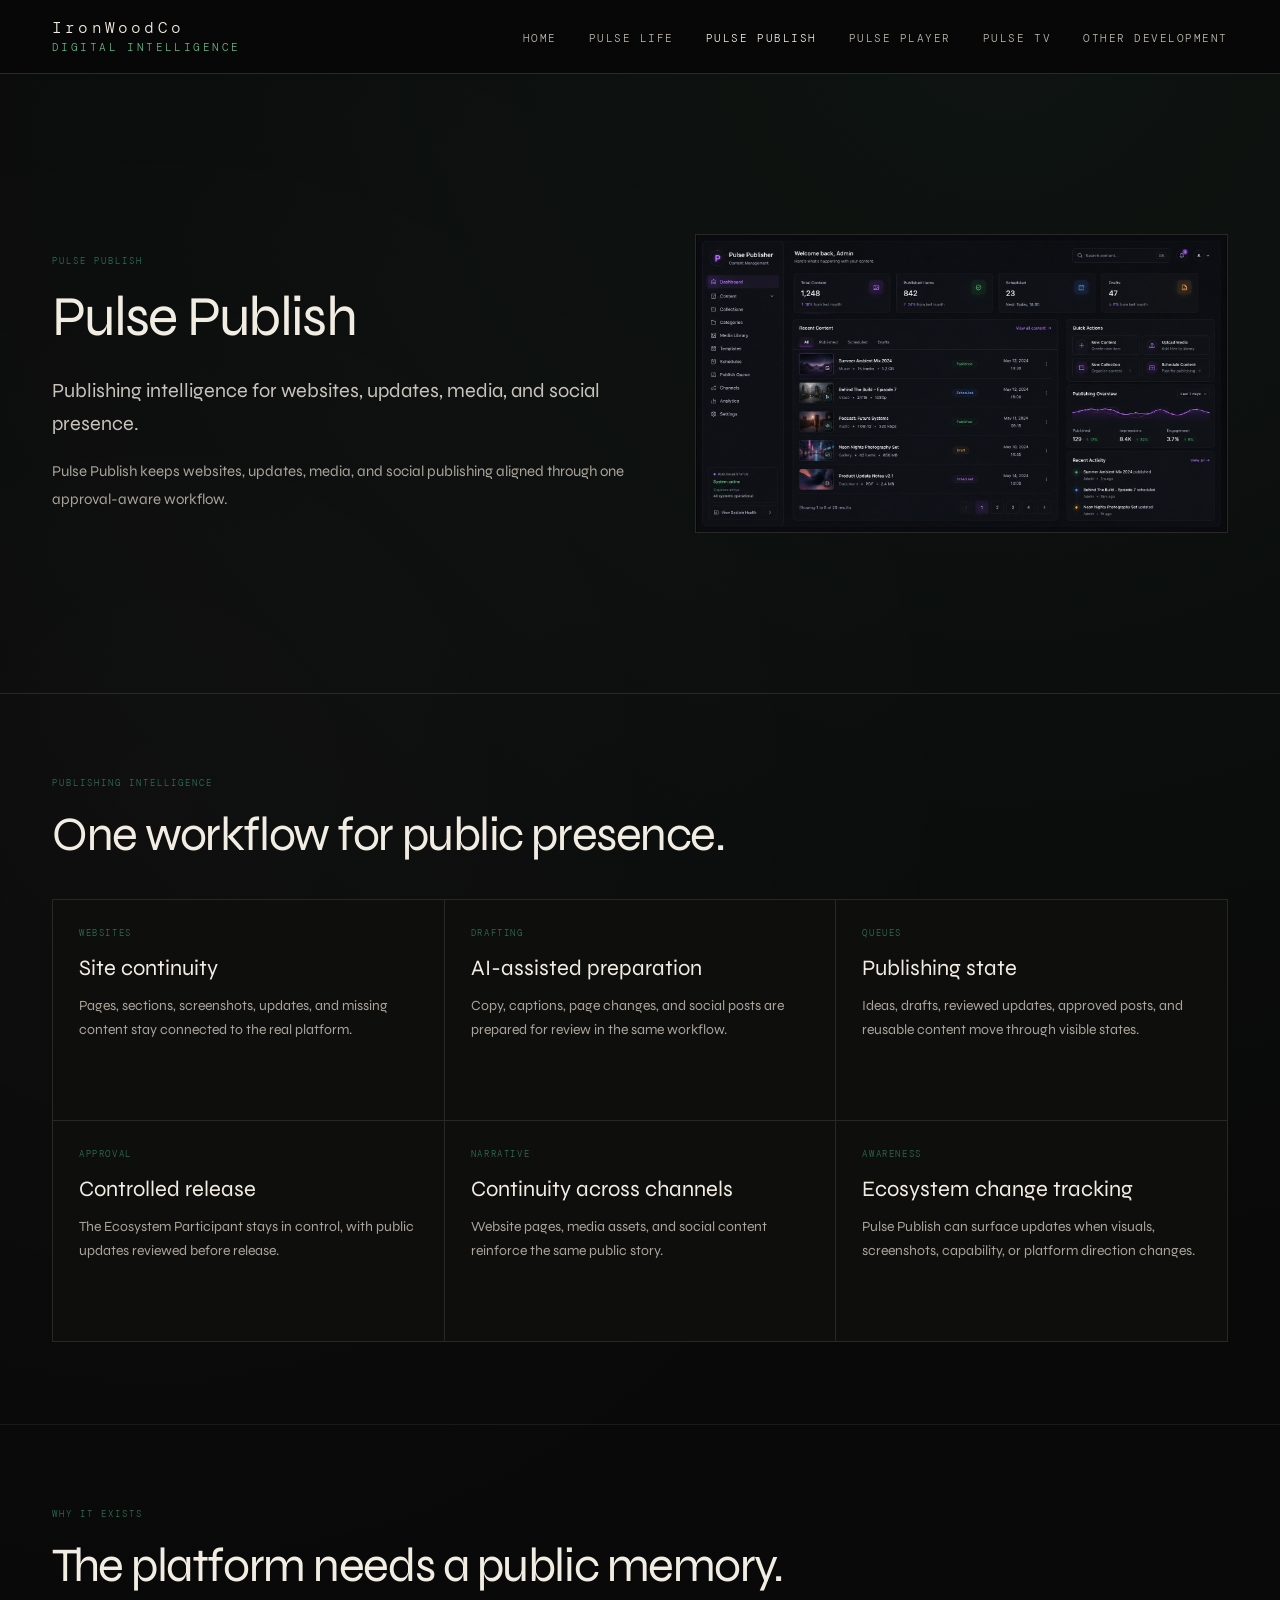
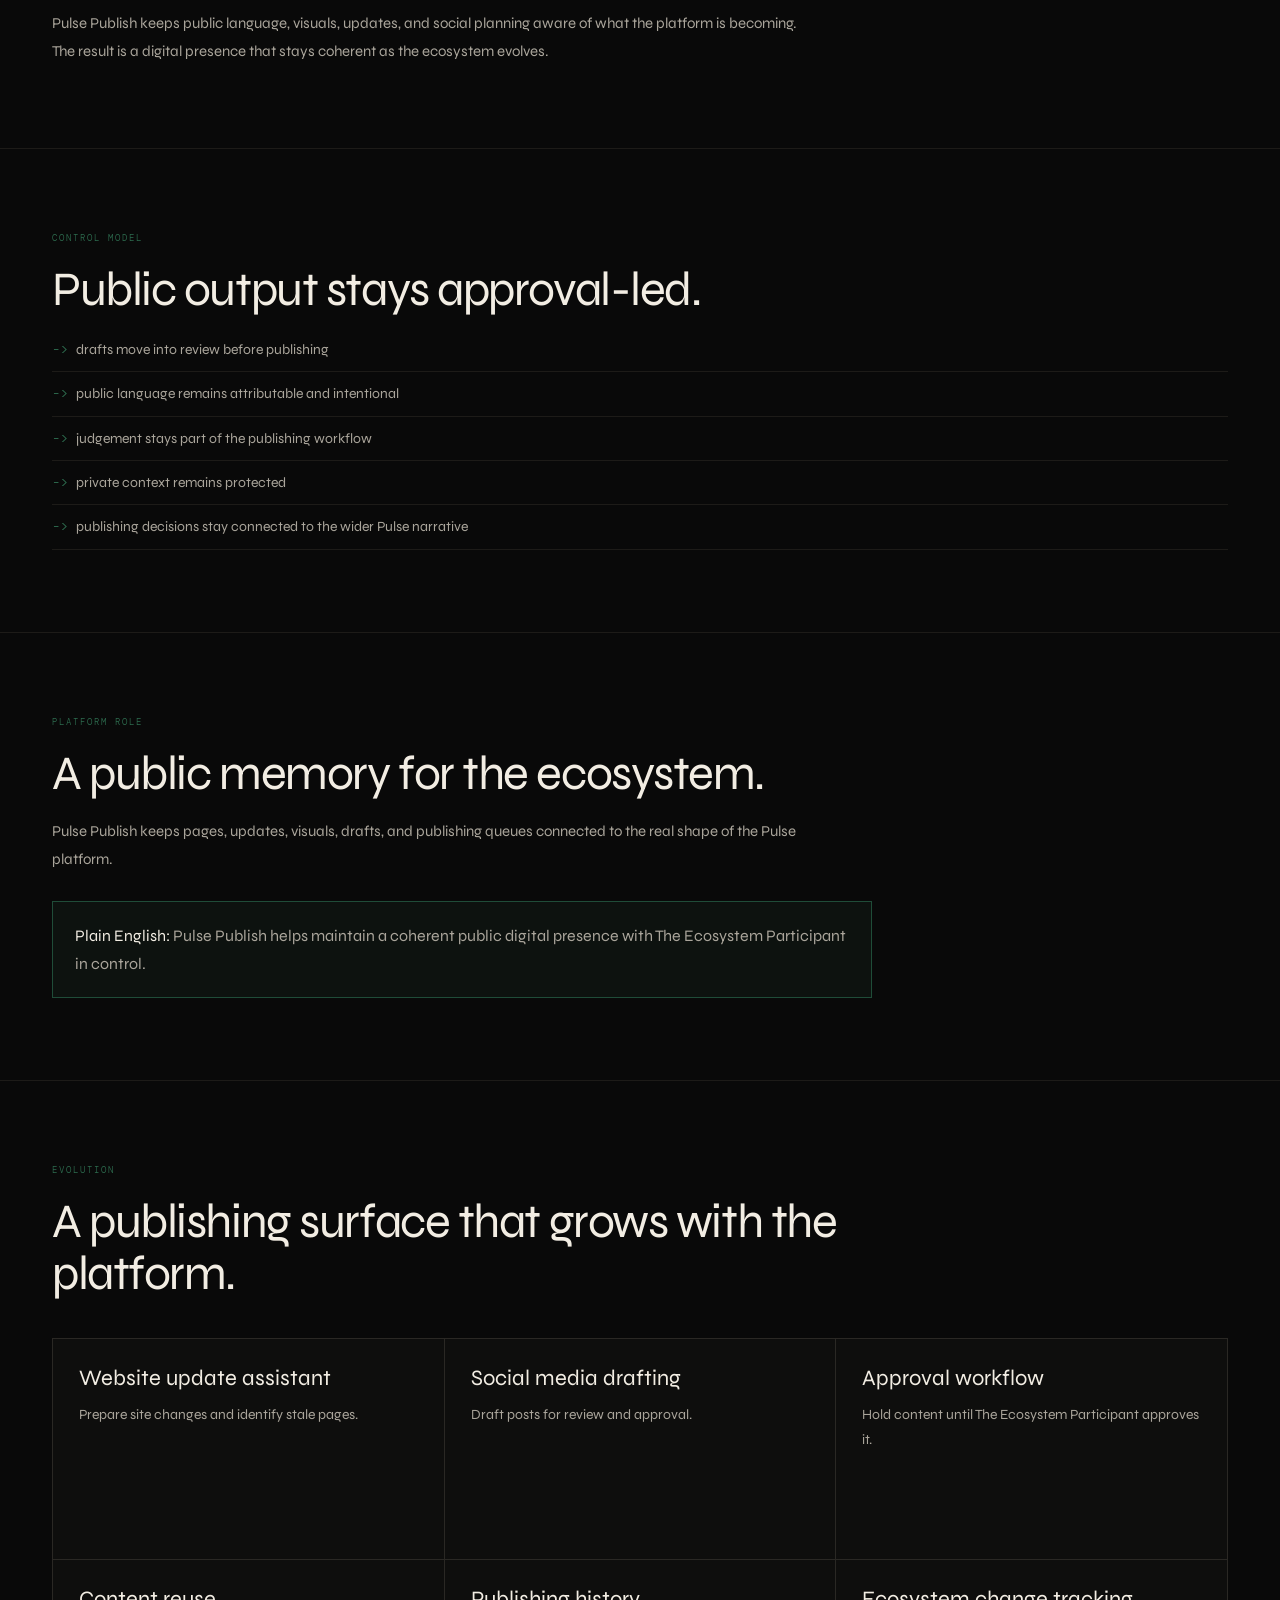
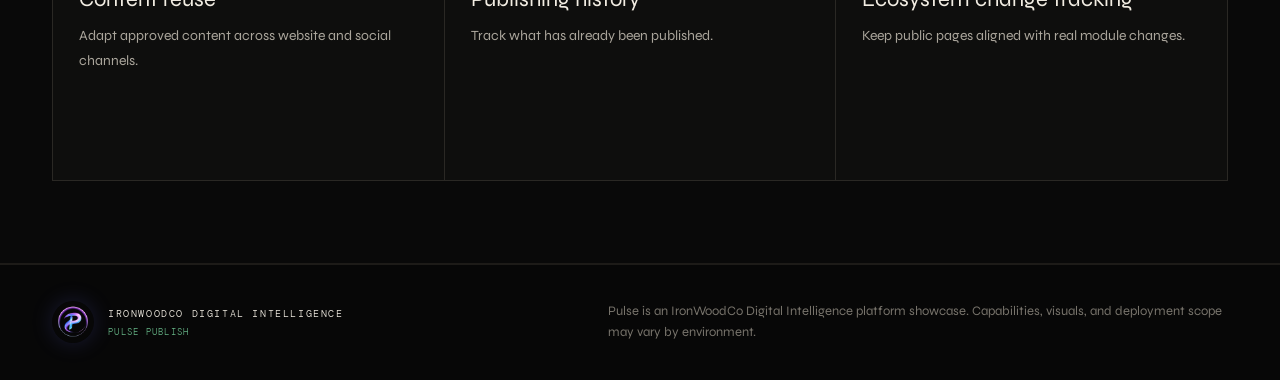
<file: pulse-publish.html>
<!DOCTYPE html>
<html lang="en">
<head>
<meta charset="UTF-8" />
<meta name="viewport" content="width=device-width, initial-scale=1.0" />
<title>Pulse Publish | IronWoodCo Digital Intelligence</title>
<link rel="icon" type="image/png" href="PulseAI.png">
<link rel="apple-touch-icon" href="PulseAI.png">
<link rel="preconnect" href="https://fonts.googleapis.com">
<link rel="preconnect" href="https://fonts.gstatic.com" crossorigin>
<link href="https://fonts.googleapis.com/css2?family=DM+Mono:wght@300;400&family=Syne:wght@300;400;500;600&display=swap" rel="stylesheet">
<link rel="stylesheet" href="site.css">
</head>
<body>
<div class="page">
  <nav class="nav">
    <a class="brand-lockup" href="index.html"><span class="brand-main">IronWoodCo</span><span class="brand-sub">Digital Intelligence</span></a>
    <ul class="nav-links">
      <li><a href="index.html">Home</a></li>
      <li><a href="pulse-life.html">Pulse Life</a></li>
      <li><a aria-current="page" href="pulse-publish.html">Pulse Publish</a></li>
      <li><a href="pulse-player.html">Pulse Player</a></li>
      <li><a href="pulse-tv.html">Pulse TV</a></li>
      <li><a href="projects/requisite-vinyl.html">Other Development</a></li>
    </ul>
  </nav>

  <header class="hero compact">
    <div>
      <div class="eyebrow">Pulse Publish</div>
      <h1>Pulse Publish</h1>
      <p class="lede">Publishing intelligence for websites, updates, media, and social presence.</p>
      <p class="copy">Pulse Publish keeps websites, updates, media, and social publishing aligned through one approval-aware workflow.</p>
    </div>
    <div class="hero-panel frame-publish"><img class="fit" src="pulsepublisher.png" alt="Pulse Publish development interface"></div>
  </header>

  <section class="section">
    <div class="eyebrow">Publishing intelligence</div>
    <h2 class="section-title">One workflow for public presence.</h2>
    <div class="grid three">
      <article class="card"><span class="tag">Websites</span><h3>Site continuity</h3><p>Pages, sections, screenshots, updates, and missing content stay connected to the real platform.</p></article>
      <article class="card"><span class="tag">Drafting</span><h3>AI-assisted preparation</h3><p>Copy, captions, page changes, and social posts are prepared for review in the same workflow.</p></article>
      <article class="card"><span class="tag">Queues</span><h3>Publishing state</h3><p>Ideas, drafts, reviewed updates, approved posts, and reusable content move through visible states.</p></article>
      <article class="card"><span class="tag">Approval</span><h3>Controlled release</h3><p>The Ecosystem Participant stays in control, with public updates reviewed before release.</p></article>
      <article class="card"><span class="tag">Narrative</span><h3>Continuity across channels</h3><p>Website pages, media assets, and social content reinforce the same public story.</p></article>
      <article class="card"><span class="tag">Awareness</span><h3>Ecosystem change tracking</h3><p>Pulse Publish can surface updates when visuals, screenshots, capability, or platform direction changes.</p></article>
    </div>
  </section>

  <section class="section">
    <div class="eyebrow">Why it exists</div>
    <h2 class="section-title">The platform needs a public memory.</h2>
    <p class="copy">Pulse Publish keeps public language, visuals, updates, and social planning aware of what the platform is becoming. The result is a digital presence that stays coherent as the ecosystem evolves.</p>
  </section>

  <section class="section">
    <div class="eyebrow">Control model</div>
    <h2 class="section-title">Public output stays approval-led.</h2>
    <ul class="list">
      <li>drafts move into review before publishing</li>
      <li>public language remains attributable and intentional</li>
      <li>judgement stays part of the publishing workflow</li>
      <li>private context remains protected</li>
      <li>publishing decisions stay connected to the wider Pulse narrative</li>
    </ul>
  </section>

  <section class="section">
    <div class="eyebrow">Platform role</div>
    <h2 class="section-title">A public memory for the ecosystem.</h2>
    <p class="copy">Pulse Publish keeps pages, updates, visuals, drafts, and publishing queues connected to the real shape of the Pulse platform.</p>
    <div class="status-note"><strong>Plain English:</strong> Pulse Publish helps maintain a coherent public digital presence with The Ecosystem Participant in control.</div>
  </section>

  <section class="section">
    <div class="eyebrow">Evolution</div>
    <h2 class="section-title">A publishing surface that grows with the platform.</h2>
    <div class="grid three">
      <article class="card"><h3>Website update assistant</h3><p>Prepare site changes and identify stale pages.</p></article>
      <article class="card"><h3>Social media drafting</h3><p>Draft posts for review and approval.</p></article>
      <article class="card"><h3>Approval workflow</h3><p>Hold content until The Ecosystem Participant approves it.</p></article>
      <article class="card"><h3>Content reuse</h3><p>Adapt approved content across website and social channels.</p></article>
      <article class="card"><h3>Publishing history</h3><p>Track what has already been published.</p></article>
      <article class="card"><h3>Ecosystem change tracking</h3><p>Keep public pages aligned with real module changes.</p></article>
    </div>
  </section>

  <footer class="site-footer">
    <div class="footer-brand">
      <img src="PulseAI.png" alt="Pulse AI mark">
      <div><span>IronWoodCo Digital Intelligence</span><span>Pulse Publish</span></div>
    </div>
    <p class="footer-disclaimer">Pulse is an IronWoodCo Digital Intelligence platform showcase. Capabilities, visuals, and deployment scope may vary by environment.</p>
  </footer>
</div>
</body>
</html>
</file>
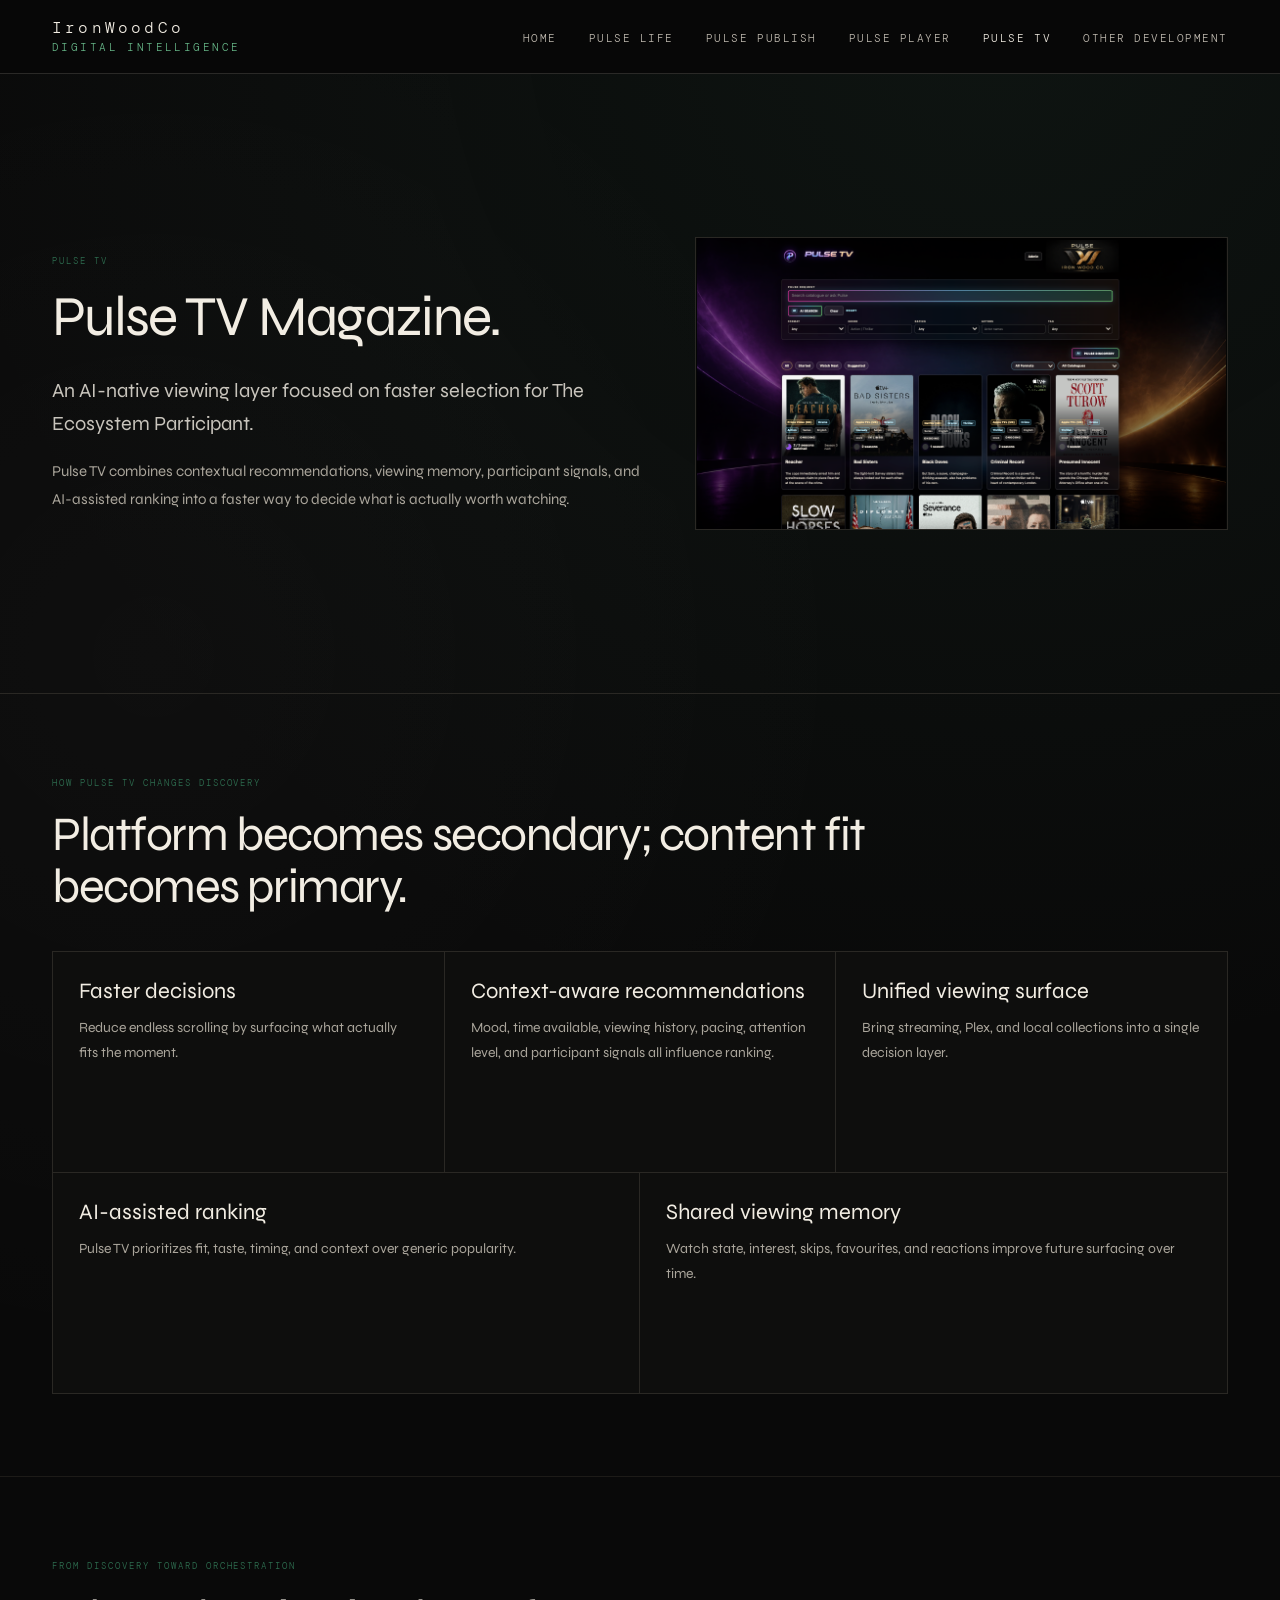
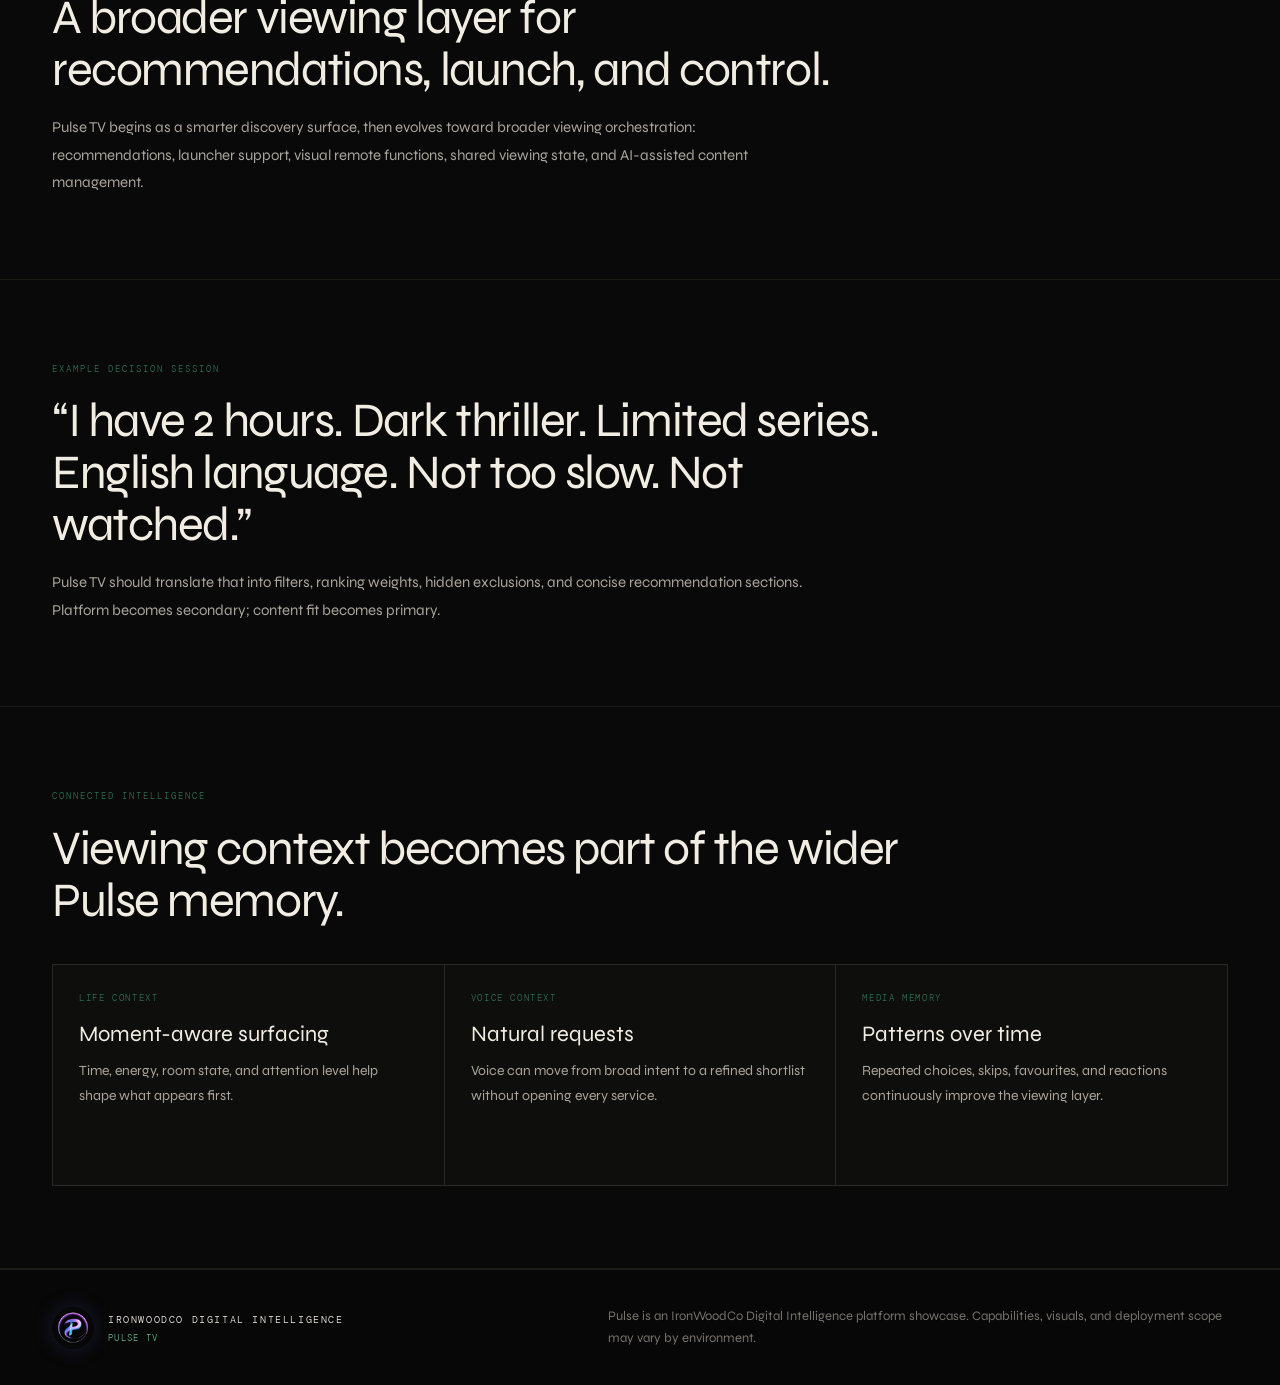
<file: pulse-tv.html>
<!DOCTYPE html>
<html lang="en">
<head>
<meta charset="UTF-8" />
<meta name="viewport" content="width=device-width, initial-scale=1.0" />
<title>Pulse TV | IronWoodCo Digital Intelligence</title>
<link rel="icon" type="image/png" href="PulseAI.png">
<link rel="apple-touch-icon" href="PulseAI.png">
<link rel="preconnect" href="https://fonts.googleapis.com">
<link rel="preconnect" href="https://fonts.gstatic.com" crossorigin>
<link href="https://fonts.googleapis.com/css2?family=DM+Mono:wght@300;400&family=Syne:wght@300;400;500;600&display=swap" rel="stylesheet">
<link rel="stylesheet" href="site.css">
</head>
<body>
<div class="page">
  <nav class="nav">
    <a class="brand-lockup" href="index.html"><span class="brand-main">IronWoodCo</span><span class="brand-sub">Digital Intelligence</span></a>
    <ul class="nav-links">
      <li><a href="index.html">Home</a></li>
      <li><a href="pulse-life.html">Pulse Life</a></li>
      <li><a href="pulse-publish.html">Pulse Publish</a></li>
      <li><a href="pulse-player.html">Pulse Player</a></li>
      <li><a aria-current="page" href="pulse-tv.html">Pulse TV</a></li>
      <li><a href="projects/requisite-vinyl.html">Other Development</a></li>
    </ul>
  </nav>

  <header class="hero compact">
    <div>
      <div class="eyebrow">Pulse TV</div>
      <h1>Pulse TV Magazine.</h1>
      <p class="lede">An AI-native viewing layer focused on faster selection for The Ecosystem Participant.</p>
      <p class="copy">Pulse TV combines contextual recommendations, viewing memory, participant signals, and AI-assisted ranking into a faster way to decide what is actually worth watching.</p>
    </div>
    <div class="hero-panel frame-tv"><img class="fit" src="Pulstv.png" alt="Pulse TV interface"></div>
  </header>

  <section class="section">
    <div class="eyebrow">How Pulse TV changes discovery</div>
    <h2 class="section-title">Platform becomes secondary; content fit becomes primary.</h2>
    <div class="grid five">
      <article class="card"><h3>Faster decisions</h3><p>Reduce endless scrolling by surfacing what actually fits the moment.</p></article>
      <article class="card"><h3>Context-aware recommendations</h3><p>Mood, time available, viewing history, pacing, attention level, and participant signals all influence ranking.</p></article>
      <article class="card"><h3>Unified viewing surface</h3><p>Bring streaming, Plex, and local collections into a single decision layer.</p></article>
      <article class="card"><h3>AI-assisted ranking</h3><p>Pulse TV prioritizes fit, taste, timing, and context over generic popularity.</p></article>
      <article class="card"><h3>Shared viewing memory</h3><p>Watch state, interest, skips, favourites, and reactions improve future surfacing over time.</p></article>
    </div>
  </section>

  <section class="section">
    <div class="eyebrow">From discovery toward orchestration</div>
    <h2 class="section-title">A broader viewing layer for recommendations, launch, and control.</h2>
    <p class="copy">Pulse TV begins as a smarter discovery surface, then evolves toward broader viewing orchestration: recommendations, launcher support, visual remote functions, shared viewing state, and AI-assisted content management.</p>
  </section>

  <section class="section">
    <div class="eyebrow">Example decision session</div>
    <h2 class="section-title">“I have 2 hours. Dark thriller. Limited series. English language. Not too slow. Not watched.”</h2>
    <p class="copy">Pulse TV should translate that into filters, ranking weights, hidden exclusions, and concise recommendation sections. Platform becomes secondary; content fit becomes primary.</p>
  </section>

  <section class="section">
    <div class="eyebrow">Connected intelligence</div>
    <h2 class="section-title">Viewing context becomes part of the wider Pulse memory.</h2>
    <div class="grid three">
      <article class="card"><span class="tag">Life context</span><h3>Moment-aware surfacing</h3><p>Time, energy, room state, and attention level help shape what appears first.</p></article>
      <article class="card"><span class="tag">Voice context</span><h3>Natural requests</h3><p>Voice can move from broad intent to a refined shortlist without opening every service.</p></article>
      <article class="card"><span class="tag">Media memory</span><h3>Patterns over time</h3><p>Repeated choices, skips, favourites, and reactions continuously improve the viewing layer.</p></article>
    </div>
  </section>

  <footer class="site-footer">
    <div class="footer-brand">
      <img src="PulseAI.png" alt="Pulse AI mark">
      <div><span>IronWoodCo Digital Intelligence</span><span>Pulse TV</span></div>
    </div>
    <p class="footer-disclaimer">Pulse is an IronWoodCo Digital Intelligence platform showcase. Capabilities, visuals, and deployment scope may vary by environment.</p>
  </footer>
</div>
</body>
</html>
</file>
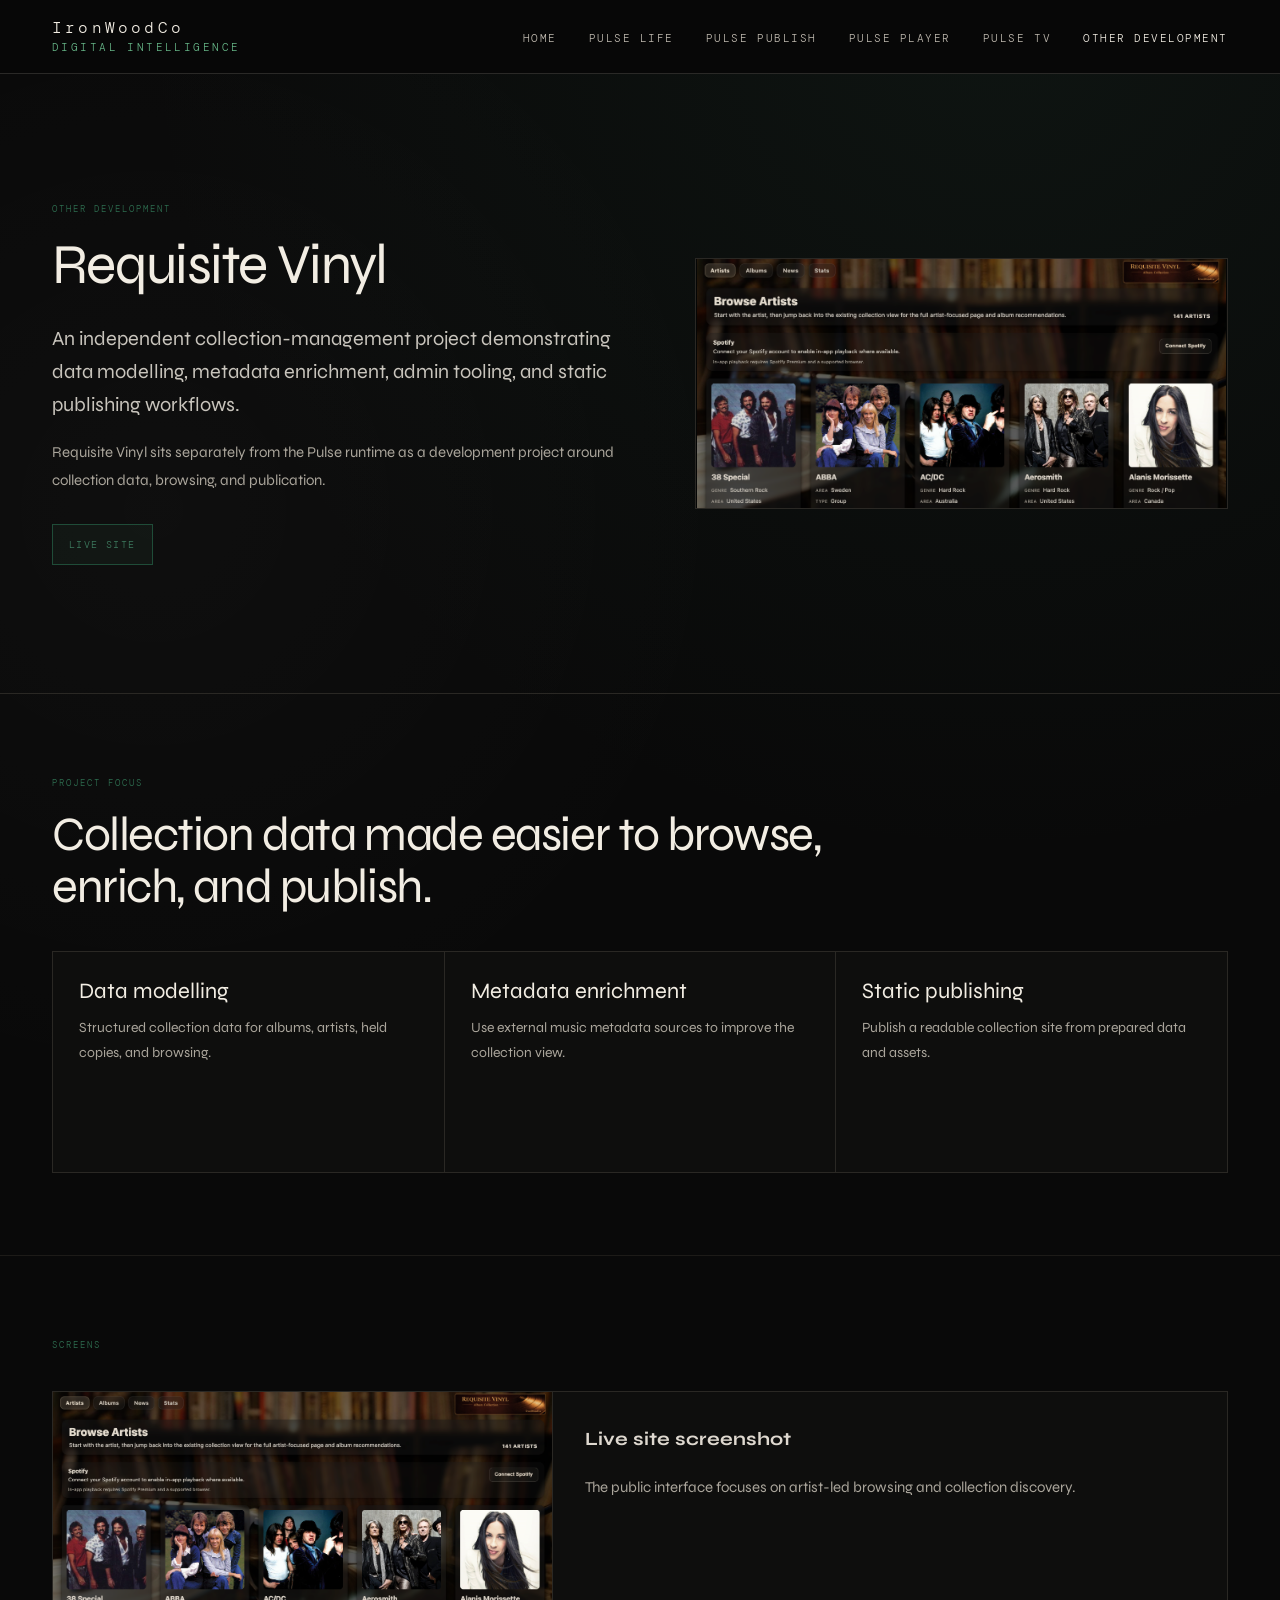
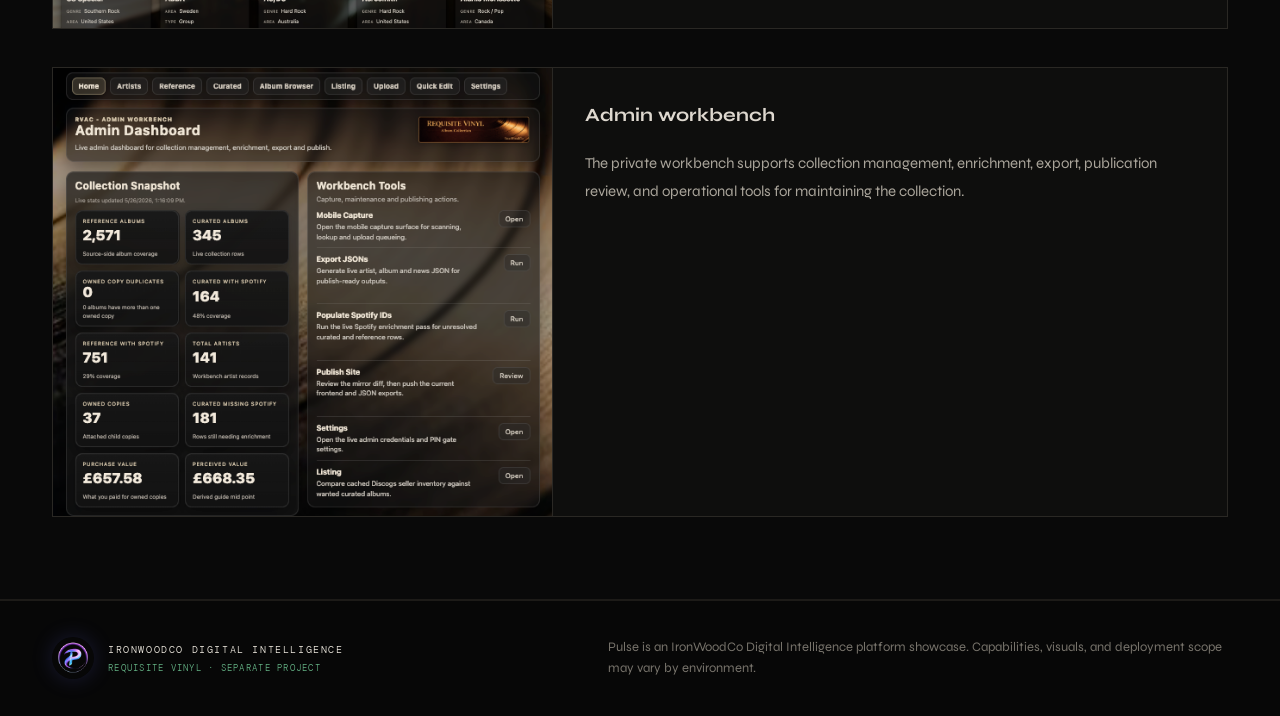
<file: projects/requisite-vinyl.html>
<!DOCTYPE html>
<html lang="en">
<head>
<meta charset="UTF-8" />
<meta name="viewport" content="width=device-width, initial-scale=1.0" />
<title>Requisite Vinyl | IronWoodCo Digital Intelligence</title>
<link rel="icon" type="image/png" href="../PulseAI.png">
<link rel="apple-touch-icon" href="../PulseAI.png">
<link rel="preconnect" href="https://fonts.googleapis.com">
<link rel="preconnect" href="https://fonts.gstatic.com" crossorigin>
<link href="https://fonts.googleapis.com/css2?family=DM+Mono:wght@300;400&family=Syne:wght@300;400;500;600&display=swap" rel="stylesheet">
<link rel="stylesheet" href="../site.css">
</head>
<body>
<div class="page">
  <nav class="nav">
    <a class="brand-lockup" href="../index.html"><span class="brand-main">IronWoodCo</span><span class="brand-sub">Digital Intelligence</span></a>
    <ul class="nav-links">
      <li><a href="../index.html">Home</a></li>
      <li><a href="../pulse-life.html">Pulse Life</a></li>
      <li><a href="../pulse-publish.html">Pulse Publish</a></li>
      <li><a href="../pulse-player.html">Pulse Player</a></li>
      <li><a href="../pulse-tv.html">Pulse TV</a></li>
      <li><a aria-current="page" href="requisite-vinyl.html">Other Development</a></li>
    </ul>
  </nav>

  <header class="hero compact">
    <div>
      <div class="eyebrow">Other development</div>
      <h1>Requisite Vinyl</h1>
      <p class="lede">An independent collection-management project demonstrating data modelling, metadata enrichment, admin tooling, and static publishing workflows.</p>
      <p class="copy">Requisite Vinyl sits separately from the Pulse runtime as a development project around collection data, browsing, and publication.</p>
      <div class="button-row">
        <a class="button primary" href="https://vinyl.teasdale-brown.com">Live site</a>
      </div>
    </div>
    <div class="hero-panel frame-vinyl"><img class="fit" src="../requistte.png" alt="Requisite Vinyl live site screenshot"></div>
  </header>

  <section class="section">
    <div class="eyebrow">Project focus</div>
    <h2 class="section-title">Collection data made easier to browse, enrich, and publish.</h2>
    <div class="grid three">
      <article class="card"><h3>Data modelling</h3><p>Structured collection data for albums, artists, held copies, and browsing.</p></article>
      <article class="card"><h3>Metadata enrichment</h3><p>Use external music metadata sources to improve the collection view.</p></article>
      <article class="card"><h3>Static publishing</h3><p>Publish a readable collection site from prepared data and assets.</p></article>
    </div>
  </section>

  <section class="section">
    <div class="eyebrow">Screens</div>
    <div class="split">
      <div class="split-visual frame-vinyl"><img src="../requistte.png" alt="Requisite Vinyl public interface"></div>
      <div class="split-copy">
        <h3>Live site screenshot</h3>
        <p class="copy">The public interface focuses on artist-led browsing and collection discovery.</p>
      </div>
    </div>
    <div class="split">
      <div class="split-visual frame-admin"><img src="../requisite-vinyl-admin.png" alt="Requisite Vinyl admin workbench dashboard"></div>
      <div class="split-copy">
        <h3>Admin workbench</h3>
        <p class="copy">The private workbench supports collection management, enrichment, export, publication review, and operational tools for maintaining the collection.</p>
      </div>
    </div>
  </section>

  <footer class="site-footer">
    <div class="footer-brand">
      <img src="../PulseAI.png" alt="Pulse AI mark">
      <div><span>IronWoodCo Digital Intelligence</span><span>Requisite Vinyl · Separate project</span></div>
    </div>
    <p class="footer-disclaimer">Pulse is an IronWoodCo Digital Intelligence platform showcase. Capabilities, visuals, and deployment scope may vary by environment.</p>
  </footer>
</div>
</body>
</html>
</file>
<file: site.css>
:root {
  --bg: #090909;
  --bg2: #0e0e0d;
  --bg3: #141412;
  --panel: #10100f;
  --panel2: #151513;
  --rule: #2a2824;
  --rule-soft: #1d1b18;
  --muted: #77736b;
  --mid: #aaa59b;
  --text: #ded8cf;
  --bright: #f2ede3;
  --pulse: #3d7a5e;
  --pulse2: #2e6e50;
  --pulse3: #1f4c38;
  --pulse-soft: rgba(61, 122, 94, 0.08);
  --mono: 'DM Mono', monospace;
  --sans: 'Syne', sans-serif;
}

* { box-sizing: border-box; margin: 0; padding: 0; }
html { scroll-behavior: smooth; background: var(--bg); }
body {
  background:
    radial-gradient(circle at 78% 0%, rgba(61,122,94,0.10), transparent 34%),
    radial-gradient(circle at 12% 22%, rgba(255,255,255,0.025), transparent 28%),
    var(--bg);
  color: var(--text);
  font-family: var(--sans);
  font-weight: 300;
  line-height: 1.7;
  -webkit-font-smoothing: antialiased;
}

a { color: inherit; text-decoration: none; }
img { display: block; max-width: 100%; }

.page { min-height: 100vh; overflow-x: hidden; padding-top: 74px; }
.nav {
  position: fixed;
  inset: 0 0 auto;
  z-index: 1000;
  height: 74px;
  display: flex;
  align-items: center;
  justify-content: space-between;
  gap: 42px;
  padding: 0 52px;
  background: rgba(8,8,8,0.995);
  backdrop-filter: blur(20px);
  border-bottom: 1px solid rgba(222,216,207,0.16);
}
.brand-lockup { display: flex; flex-direction: column; gap: 4px; line-height: 1.15; flex: 0 0 auto; }
.brand-main {
  font-family: var(--mono);
  font-size: 16px;
  letter-spacing: 0.2em;
  color: var(--bright);
}
.brand-sub {
  font-family: var(--mono);
  font-size: 11px;
  letter-spacing: 0.22em;
  color: #66b587;
  text-transform: uppercase;
}
.nav-links {
  display: flex;
  justify-content: flex-end;
  gap: 32px;
  list-style: none;
  min-width: 0;
}
.nav-links a {
  font-family: var(--mono);
  font-size: 10.5px;
  letter-spacing: 0.145em;
  text-transform: uppercase;
  color: #c0bab0;
  white-space: nowrap;
  transition: color 0.2s ease;
}
.nav-links a:hover,
.nav-links a[aria-current="page"] { color: var(--bright); }

section, header { scroll-margin-top: 74px; }
.section {
  padding: 82px 52px;
  border-bottom: 0.5px solid var(--rule-soft);
}
.section.tight { padding-top: 58px; padding-bottom: 58px; }
.eyebrow {
  font-family: var(--mono);
  font-size: 9px;
  letter-spacing: 0.22em;
  text-transform: uppercase;
  color: var(--pulse2);
  margin-bottom: 18px;
}
.section-title,
h1 {
  color: var(--bright);
  font-weight: 300;
  letter-spacing: -0.03em;
  line-height: 1.08;
}
h1 { font-size: clamp(36px, 4.4vw, 64px); max-width: 860px; }
.section-title { font-size: clamp(28px, 4vw, 48px); max-width: 860px; }
.lede {
  color: #c8c4bc;
  font-size: clamp(16px, 1.65vw, 20px);
  line-height: 1.65;
  max-width: 860px;
  margin-top: 26px;
}
.copy {
  color: var(--mid);
  font-size: 15px;
  line-height: 1.85;
  max-width: 760px;
  margin-top: 18px;
}

.hero {
  min-height: calc(100vh - 112px);
  display: grid;
  grid-template-columns: minmax(0, 1.05fr) minmax(340px, 0.95fr);
  gap: 54px;
  align-items: center;
  padding: 42px 52px;
  border-bottom: 0.5px solid var(--rule);
}
.home-hero {
  min-height: calc(100vh - 66px);
  grid-template-columns: minmax(0, 1.42fr) minmax(280px, 0.58fr);
  gap: 46px;
  align-items: center;
  padding-top: 36px;
  padding-bottom: 36px;
}
.home-hero h1 {
  max-width: 820px;
  font-size: clamp(40px, 5vw, 72px);
}
.home-hero .lede {
  max-width: 680px;
  margin-top: 24px;
}
.home-hero .copy {
  max-width: 620px;
  font-size: 16px;
}
.hero-context {
  display: flex;
  flex-wrap: wrap;
  gap: 10px;
  max-width: 720px;
  margin-top: 28px;
}
.hero-context span {
  border: 0.5px solid var(--rule);
  background: rgba(15,15,14,0.72);
  color: #bcb6ad;
  font-family: var(--mono);
  font-size: 9px;
  letter-spacing: 0.14em;
  line-height: 1;
  padding: 10px 12px;
  text-transform: uppercase;
}
.product-title {
  color: var(--pulse);
  font-family: var(--mono);
  font-size: 13px;
  letter-spacing: 0.28em;
  line-height: 1;
  margin-bottom: 24px;
  text-transform: uppercase;
}
.home-hero .hero-panel {
  min-height: 0;
  height: clamp(210px, 32vh, 280px);
  align-self: center;
}
.hero.compact { min-height: 620px; }
.pulse-life-hero {
  grid-template-columns: minmax(0, 1.12fr) minmax(300px, 0.88fr);
}
.pulse-life-hero .hero-panel {
  max-width: 620px;
  justify-self: end;
}
.hero.compact .hero-panel {
  aspect-ratio: 16 / 9;
  min-height: 0;
}
.hero.compact .hero-panel.frame-life { aspect-ratio: 1744 / 902; }
.hero.compact .hero-panel.frame-publish { aspect-ratio: 1672 / 941; }
.hero.compact .hero-panel.frame-player { aspect-ratio: 1256 / 594; }
.hero.compact .hero-panel.frame-tv { aspect-ratio: 1082 / 594; }
.hero.compact .hero-panel.frame-vinyl { aspect-ratio: 1250 / 591; }
.hero-panel {
  min-height: 420px;
  border: 0.5px solid var(--rule);
  background: var(--panel);
  overflow: hidden;
}
.hero-panel img,
.media-frame img { width: 100%; height: 100%; object-fit: cover; }
.hero-panel img.fit,
.media-frame img.fit {
  object-fit: contain;
  object-position: top center;
  background: #050605;
}

.frame-life,
.media-frame.frame-life { aspect-ratio: 1744 / 902; }
.frame-publish,
.media-frame.frame-publish { aspect-ratio: 1672 / 941; }
.frame-player,
.media-frame.frame-player { aspect-ratio: 1256 / 594; }
.frame-tv,
.media-frame.frame-tv { aspect-ratio: 1082 / 594; }
.frame-loop,
.media-frame.frame-loop { aspect-ratio: 1536 / 1024; }
.frame-vinyl,
.media-frame.frame-vinyl { aspect-ratio: 1250 / 591; }
.frame-admin,
.media-frame.frame-admin { aspect-ratio: 579 / 520; }

.hero-panel.frame-life,
.hero-panel.frame-publish,
.hero-panel.frame-player,
.hero-panel.frame-tv,
.hero-panel.frame-vinyl,
.split-visual.frame-loop,
.split-visual.frame-vinyl,
.split-visual.frame-admin {
  min-height: 0;
}

.button-row { display: flex; flex-wrap: wrap; gap: 12px; margin-top: 30px; }
.button {
  border: 0.5px solid var(--rule);
  padding: 11px 16px;
  font-family: var(--mono);
  font-size: 10px;
  letter-spacing: 0.14em;
  text-transform: uppercase;
  color: var(--mid);
  background: rgba(15,15,14,0.75);
}
.button.primary {
  color: var(--pulse);
  border-color: var(--pulse3);
  background: var(--pulse-soft);
}

.grid {
  display: grid;
  gap: 1px;
  background: var(--rule);
  border: 0.5px solid var(--rule);
  margin-top: 38px;
}
.grid.two { grid-template-columns: repeat(2, minmax(0, 1fr)); }
.grid.three { grid-template-columns: repeat(3, minmax(0, 1fr)); }
.grid.four { grid-template-columns: repeat(4, minmax(0, 1fr)); }
.grid.five { grid-template-columns: repeat(6, minmax(0, 1fr)); }
.grid.five > .card { grid-column: span 2; }
.grid.five > .card:nth-last-child(2),
.grid.five > .card:last-child { grid-column: span 3; }
.card {
  background: var(--bg2);
  padding: 26px;
  min-height: 220px;
}
.card.visual-card { padding: 0; display: flex; flex-direction: column; }
.card h3 {
  color: var(--bright);
  font-size: 22px;
  font-weight: 400;
  line-height: 1.2;
  margin-bottom: 12px;
}
.card p { color: var(--mid); font-size: 14px; line-height: 1.75; }
.tag {
  display: block;
  font-family: var(--mono);
  font-size: 9px;
  letter-spacing: 0.18em;
  text-transform: uppercase;
  color: var(--pulse2);
  margin-bottom: 14px;
}
.media-frame {
  aspect-ratio: 16 / 9;
  background: #050605;
  border-bottom: 0.5px solid var(--rule);
  overflow: hidden;
}
.visual-card .card-body { padding: 22px; flex: 1; }

.flow {
  display: grid;
  grid-template-columns: repeat(5, minmax(0, 1fr));
  gap: 1px;
  background: var(--rule);
  border: 0.5px solid var(--rule);
  margin-top: 36px;
}
.flow-step {
  background: var(--bg2);
  padding: 22px 18px;
  min-height: 130px;
}
.flow-step span {
  font-family: var(--mono);
  font-size: 9px;
  letter-spacing: 0.16em;
  color: var(--pulse2);
  text-transform: uppercase;
}
.flow-step strong {
  display: block;
  color: var(--bright);
  font-size: 16px;
  font-weight: 400;
  line-height: 1.35;
  margin-top: 12px;
}

.split {
  display: grid;
  grid-template-columns: 0.85fr 1.15fr;
  gap: 1px;
  background: var(--rule);
  border: 0.5px solid var(--rule);
  margin-top: 38px;
}
.split > * { background: var(--bg2); }
.split-copy { padding: 32px; }
.split-visual { min-height: 420px; overflow: hidden; }
.split-visual img {
  width: 100%;
  height: 100%;
  object-fit: contain;
  object-position: top center;
  background: #050605;
}

.asset-needed {
  margin-top: 38px;
  border: 0.5px solid var(--rule);
  background:
    linear-gradient(135deg, rgba(61,122,94,0.08), transparent 46%),
    var(--bg2);
  padding: 28px;
  min-height: 180px;
}
.asset-needed h3 {
  color: var(--bright);
  font-size: 24px;
  font-weight: 400;
  line-height: 1.25;
}
.asset-needed p {
  color: var(--mid);
  font-size: 14px;
  line-height: 1.75;
  max-width: 560px;
  margin-top: 12px;
}

.visual-band {
  position: relative;
  min-height: 560px;
  overflow: hidden;
  border-bottom: 0.5px solid var(--rule-soft);
  background: #050605;
}
.visual-band img {
  width: 100%;
  height: 100%;
  min-height: 560px;
  object-fit: cover;
  object-position: center;
  opacity: 0.86;
}
.visual-band::after {
  content: "";
  position: absolute;
  inset: 0;
  background:
    linear-gradient(90deg, rgba(9,9,9,0.62), rgba(9,9,9,0.08) 48%, rgba(9,9,9,0.54)),
    linear-gradient(0deg, rgba(9,9,9,0.55), transparent 44%, rgba(9,9,9,0.25));
  pointer-events: none;
}
.visual-caption {
  position: absolute;
  left: 52px;
  bottom: 46px;
  z-index: 1;
  max-width: 620px;
  color: var(--bright);
  font-size: clamp(36px, 5vw, 72px);
  font-weight: 300;
  letter-spacing: -0.03em;
  line-height: 1.08;
}

.visual-feature { padding-top: 70px; }
.wide-visual {
  border: 0.5px solid var(--rule);
  background: #050605;
  overflow: hidden;
  max-height: 720px;
}
.wide-visual img {
  width: 100%;
  height: 100%;
  object-fit: cover;
  object-position: center;
  display: block;
}
.wide-visual + .copy {
  max-width: 900px;
  margin-top: 26px;
}

.list {
  display: grid;
  gap: 10px;
  list-style: none;
  margin-top: 22px;
}
.list li {
  color: var(--mid);
  font-size: 14px;
  line-height: 1.6;
  padding-bottom: 10px;
  border-bottom: 0.5px solid var(--rule-soft);
}
.list li::before { content: "-> "; color: var(--pulse2); font-family: var(--mono); }

.status-note {
  margin-top: 28px;
  border: 0.5px solid var(--pulse3);
  background: var(--pulse-soft);
  color: var(--mid);
  padding: 20px 22px;
  max-width: 820px;
}
.status-note strong { color: var(--bright); font-weight: 400; }

.pull-quote {
  margin-top: 34px;
  max-width: 980px;
  color: var(--bright);
  font-size: clamp(30px, 4vw, 56px);
  font-weight: 300;
  letter-spacing: -0.03em;
  line-height: 1.12;
  border-left: 0.5px solid var(--pulse3);
  padding-left: 28px;
}

.site-footer {
  padding: 36px 52px;
  display: flex;
  justify-content: space-between;
  align-items: center;
  gap: 32px;
  border-top: 0.5px solid var(--rule-soft);
  background: rgba(8,8,8,0.72);
  color: var(--muted);
}
.footer-brand {
  display: flex;
  align-items: center;
  gap: 14px;
  min-width: 280px;
}
.footer-brand img {
  width: 42px;
  height: 42px;
  border-radius: 50%;
  box-shadow: 0 0 22px rgba(110, 119, 255, 0.18);
}
.footer-brand div {
  display: grid;
  gap: 4px;
}
.footer-brand span {
  display: block;
  font-family: var(--mono);
  text-transform: uppercase;
}
.footer-brand span:first-child {
  color: var(--bright);
  font-size: 10px;
  letter-spacing: 0.16em;
}
.footer-brand span:last-child {
  color: #66b587;
  font-size: 9px;
  letter-spacing: 0.14em;
  line-height: 1.45;
}
.footer-disclaimer {
  max-width: 620px;
  color: var(--muted);
  font-family: var(--sans);
  font-size: 13px;
  line-height: 1.65;
  letter-spacing: 0;
}

@media (max-width: 1100px) {
  .hero, .split { grid-template-columns: 1fr; }
  .pulse-life-hero .hero-panel { justify-self: stretch; max-width: none; }
  .home-hero { grid-template-columns: 1fr; }
  .home-hero .hero-panel { max-width: 760px; width: 100%; }
  .grid.four { grid-template-columns: repeat(2, minmax(0, 1fr)); }
  .grid.three { grid-template-columns: repeat(2, minmax(0, 1fr)); }
  .grid.five { grid-template-columns: repeat(4, minmax(0, 1fr)); }
  .grid.five > .card { grid-column: span 2; }
  .grid.five > .card:nth-last-child(2) { grid-column: span 2; }
  .grid.five > .card:last-child { grid-column: 1 / -1; }
  .flow { grid-template-columns: repeat(2, minmax(0, 1fr)); }
  .flow .flow-step:last-child { grid-column: 1 / -1; }
}

@media (max-width: 760px) {
  .nav { padding: 0 22px; }
  .nav-links { display: none; }
  .hero, .section, .site-footer { padding-left: 22px; padding-right: 22px; }
  .hero { min-height: auto; padding-top: 38px; }
  .visual-band { min-height: 420px; }
  .visual-band img { min-height: 420px; }
  .visual-caption { left: 22px; right: 22px; bottom: 28px; }
  .home-hero { gap: 30px; padding-bottom: 34px; }
  .home-hero h1 { font-size: 38px; }
  .home-hero .hero-panel { height: 220px; }
  h1 { font-size: 36px; }
  .section-title { font-size: 32px; }
  .grid.two, .grid.three, .grid.four, .grid.five, .flow { grid-template-columns: 1fr; }
  .grid.five > .card,
  .grid.five > .card:nth-last-child(2),
  .grid.five > .card:last-child,
  .flow .flow-step:last-child { grid-column: auto; }
  .site-footer { flex-direction: column; align-items: flex-start; }
  .footer-brand { min-width: 0; }
}
</file>
